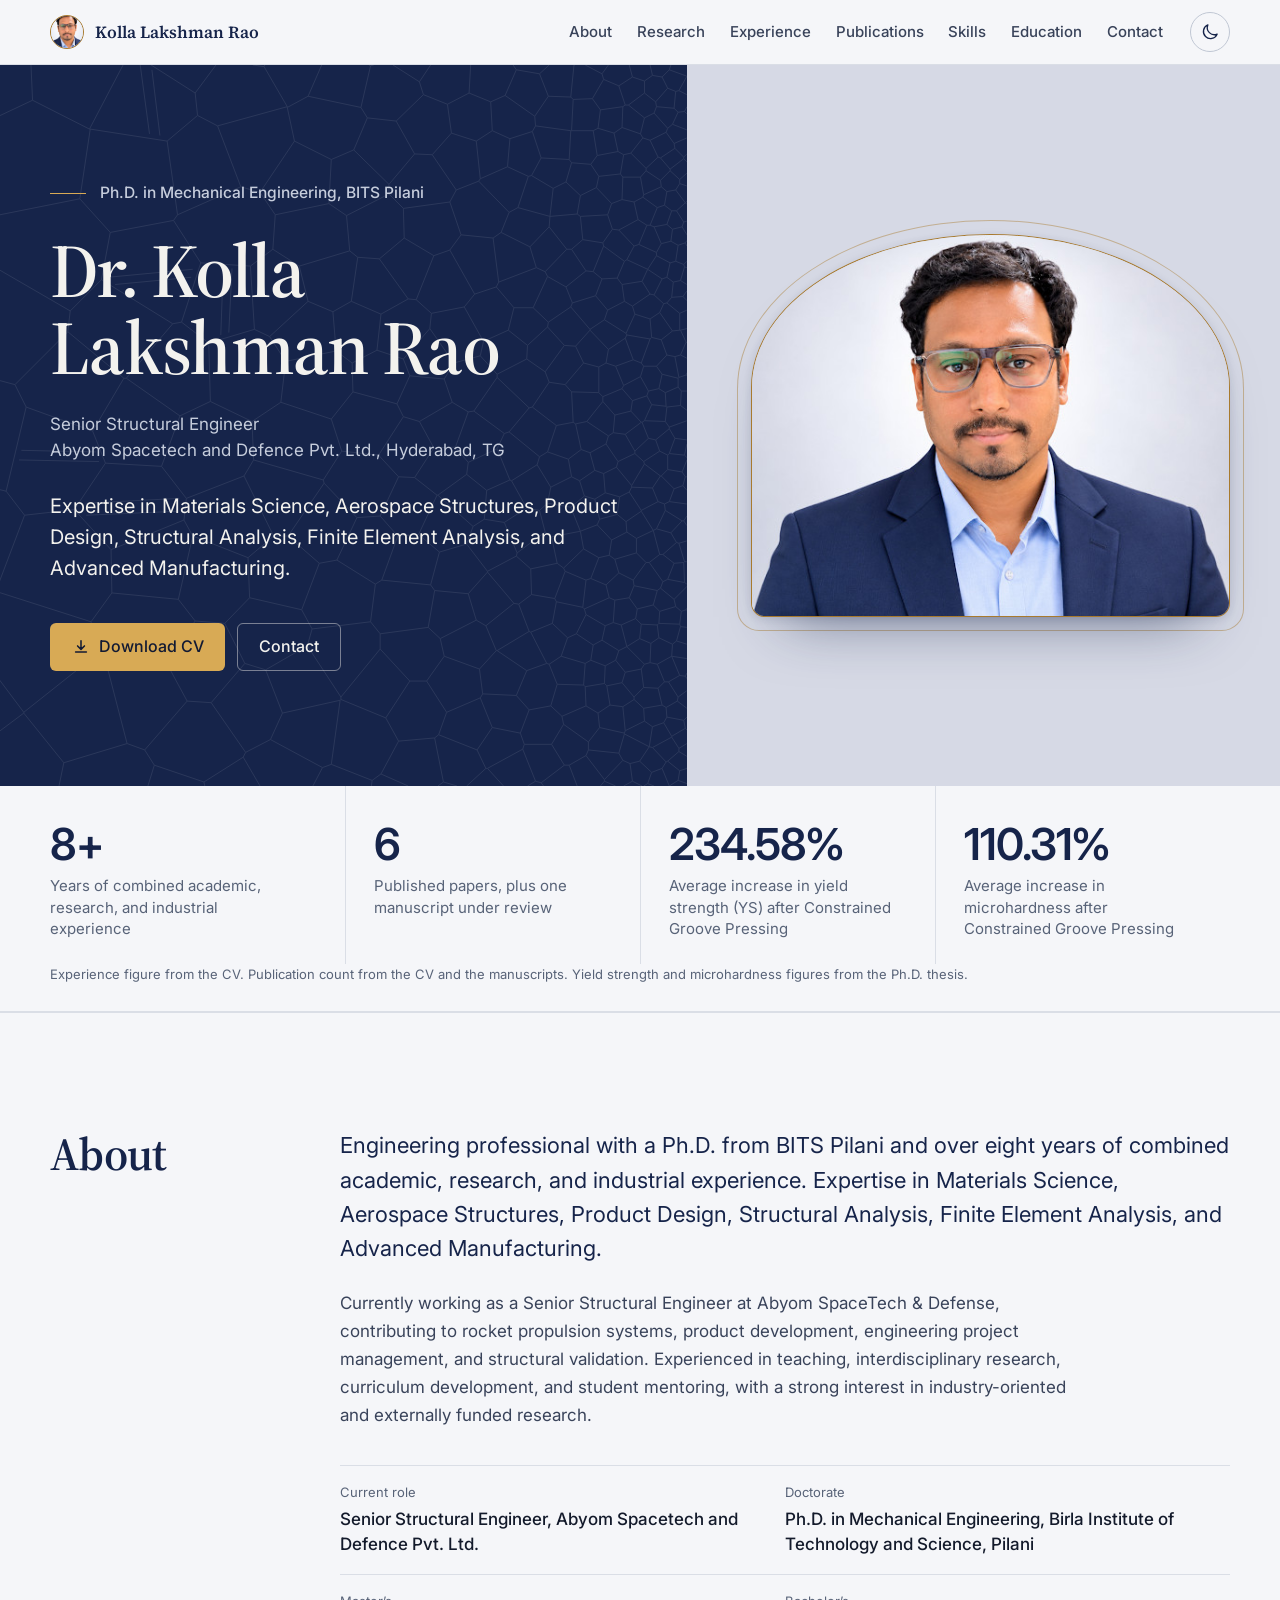
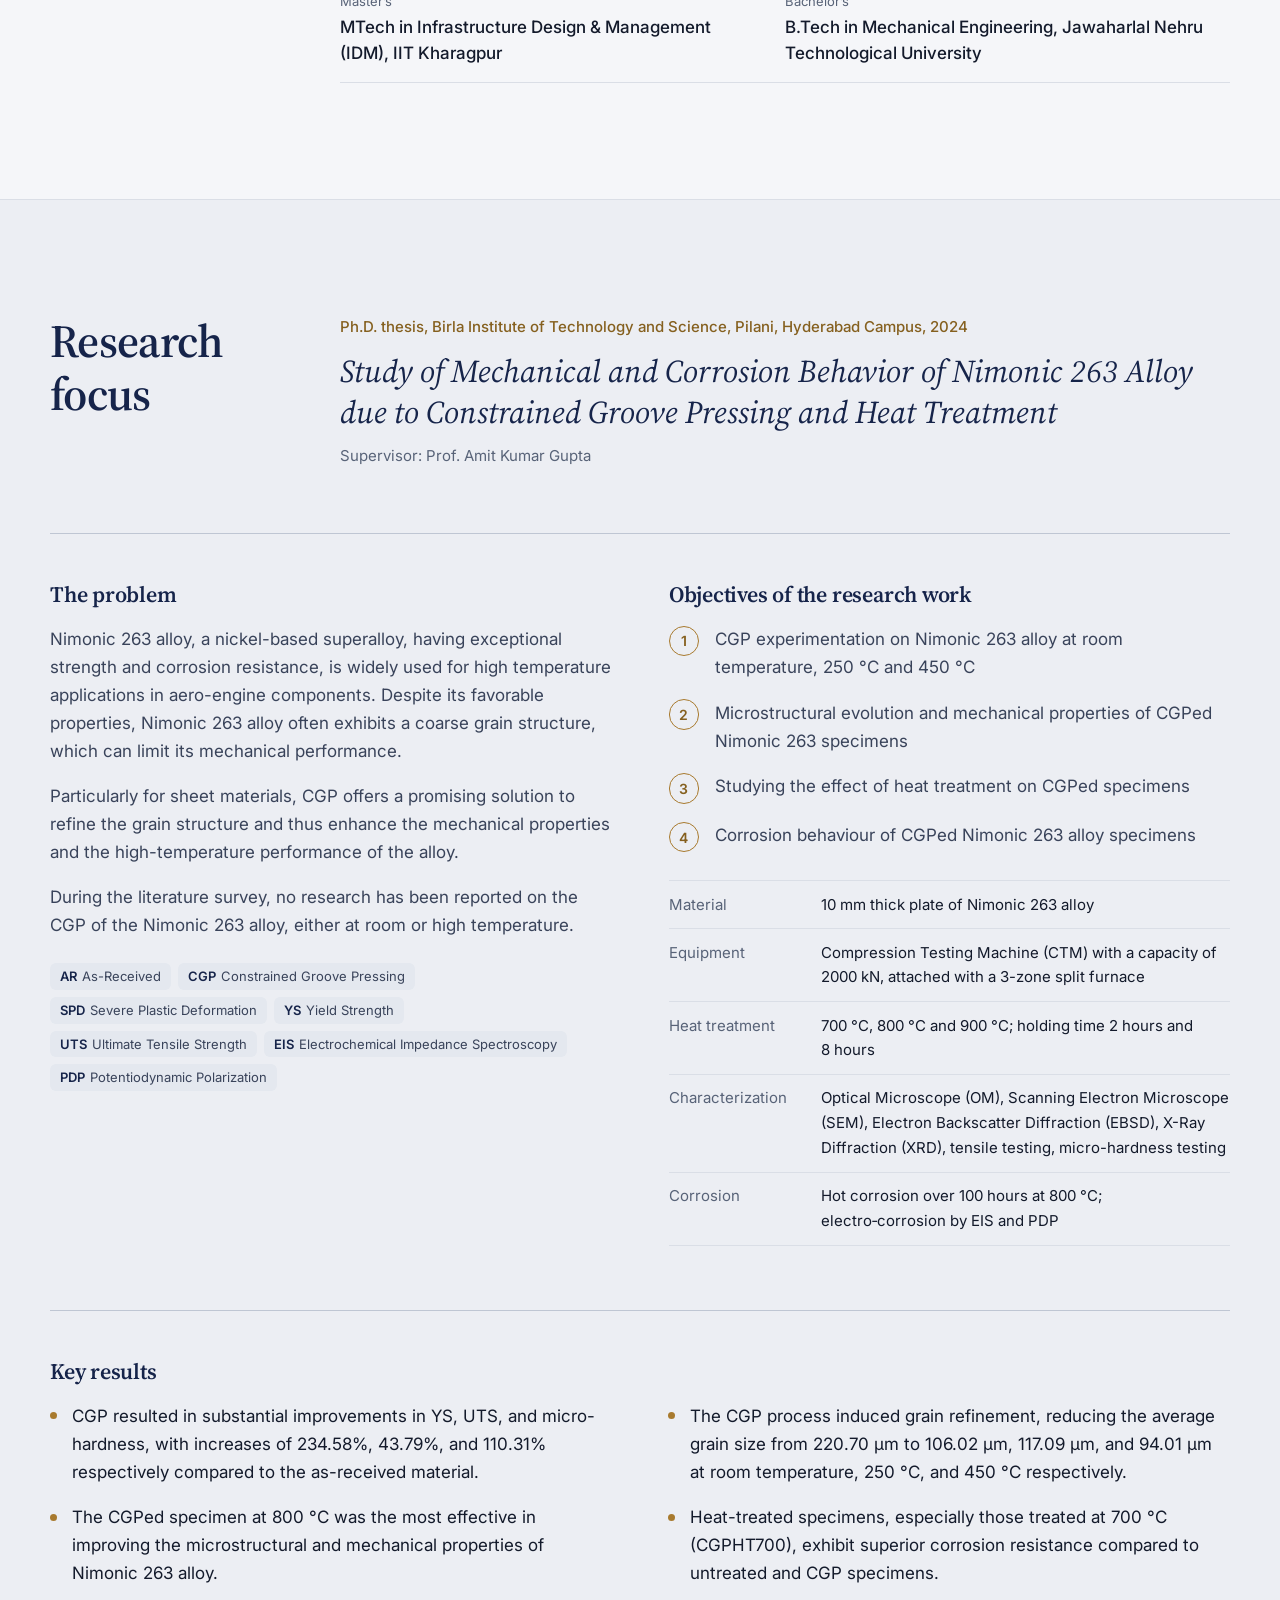
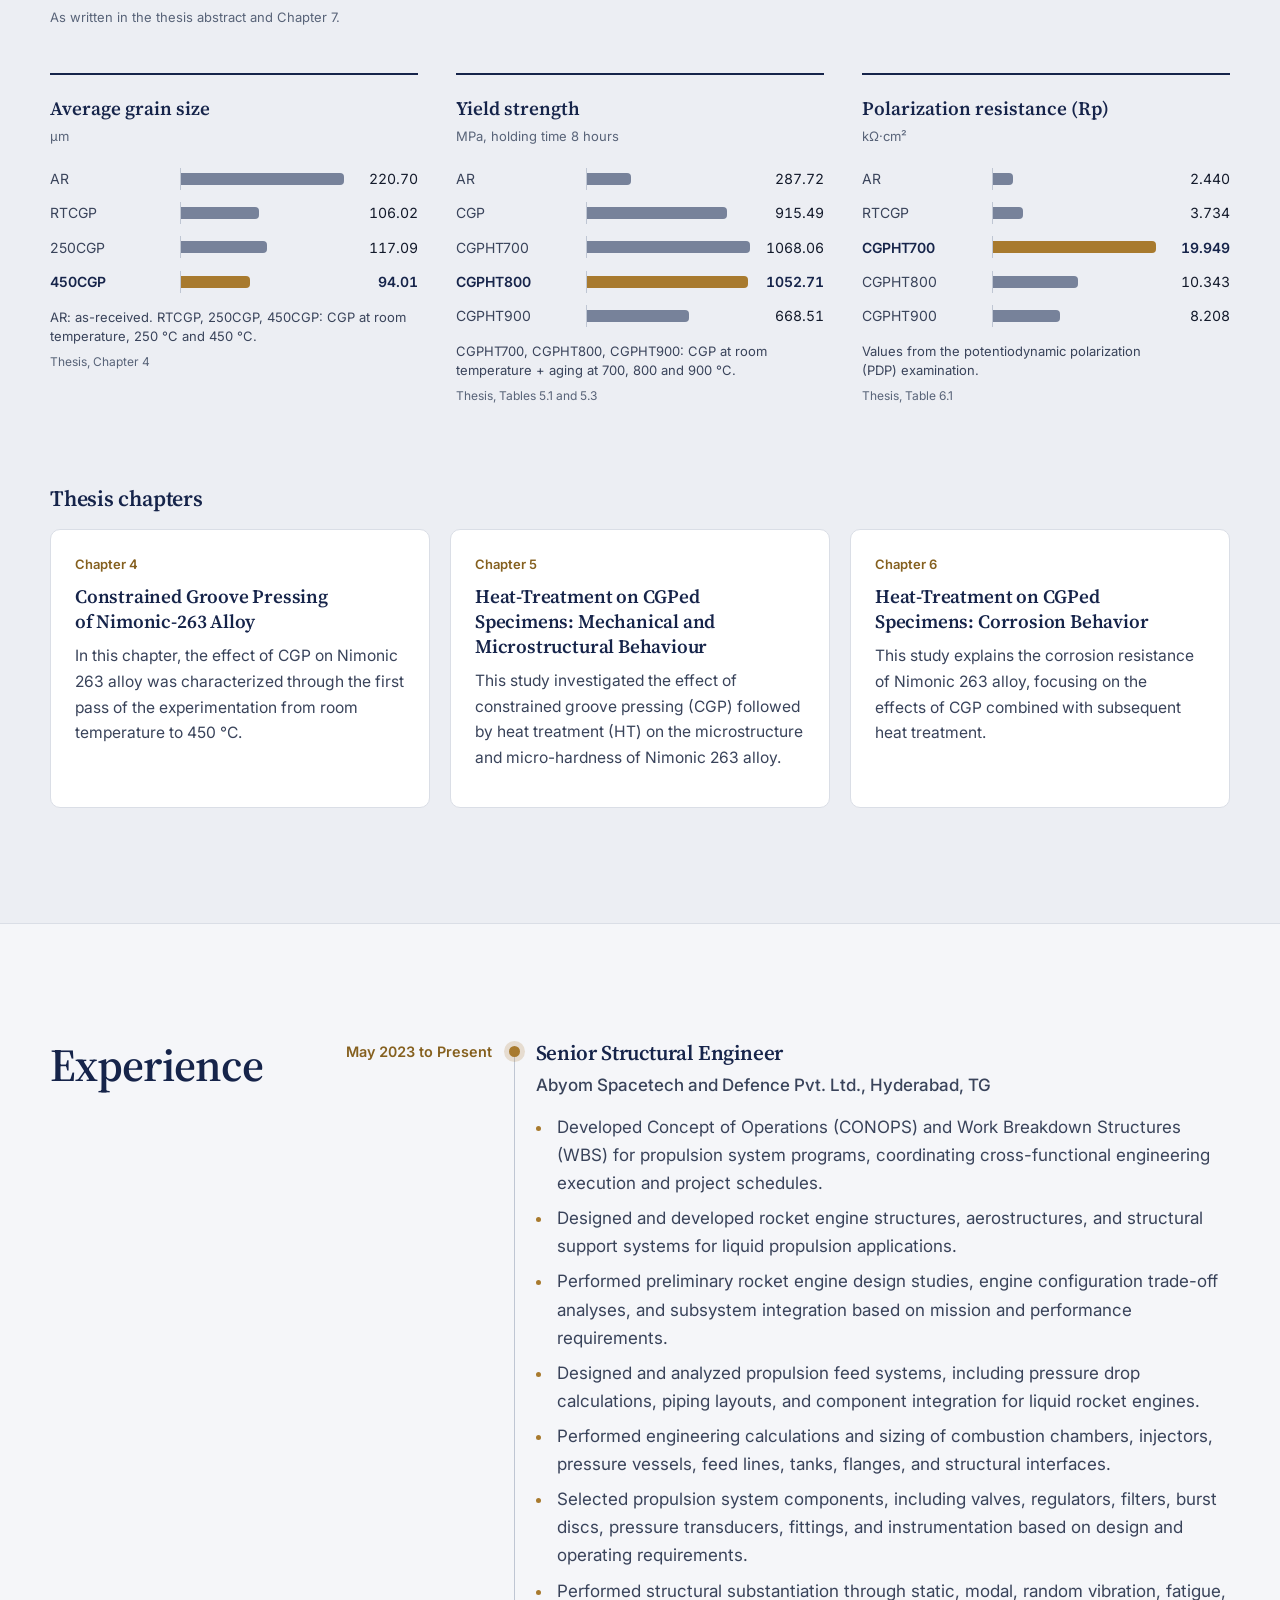
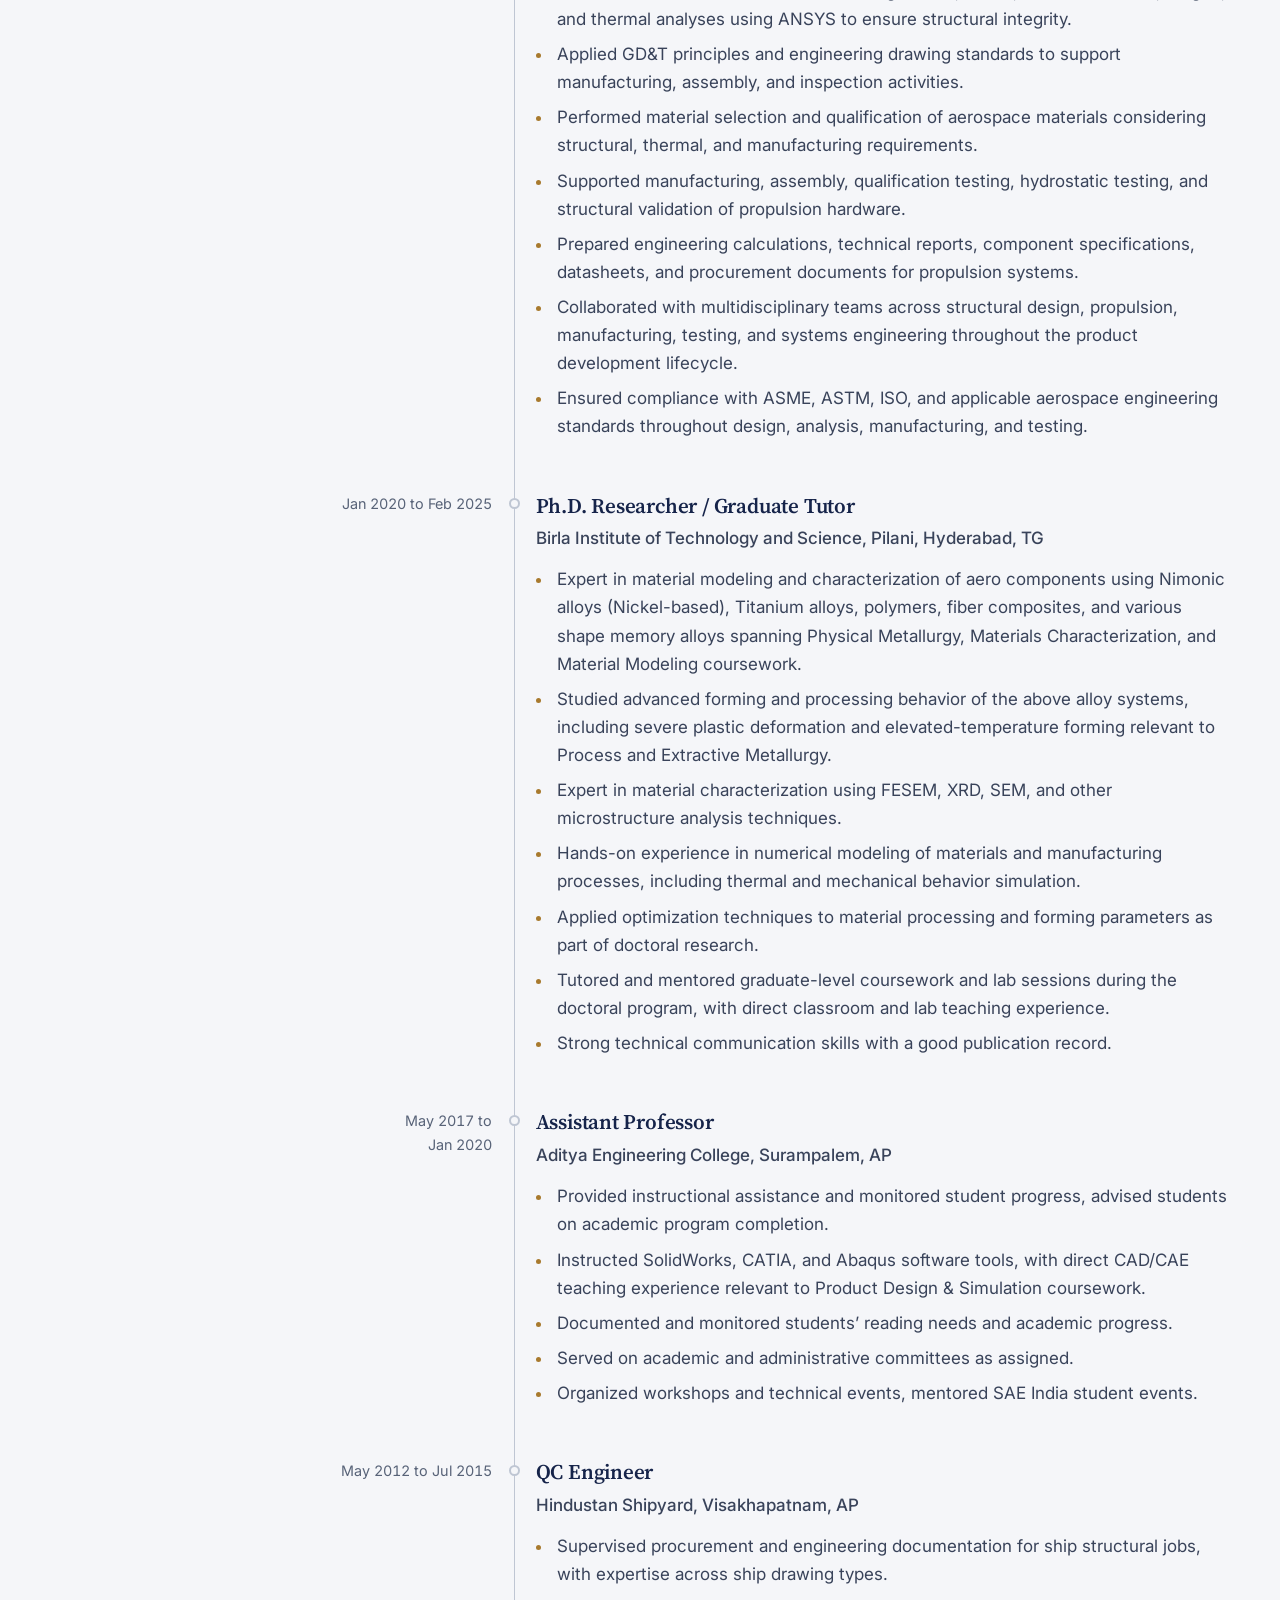
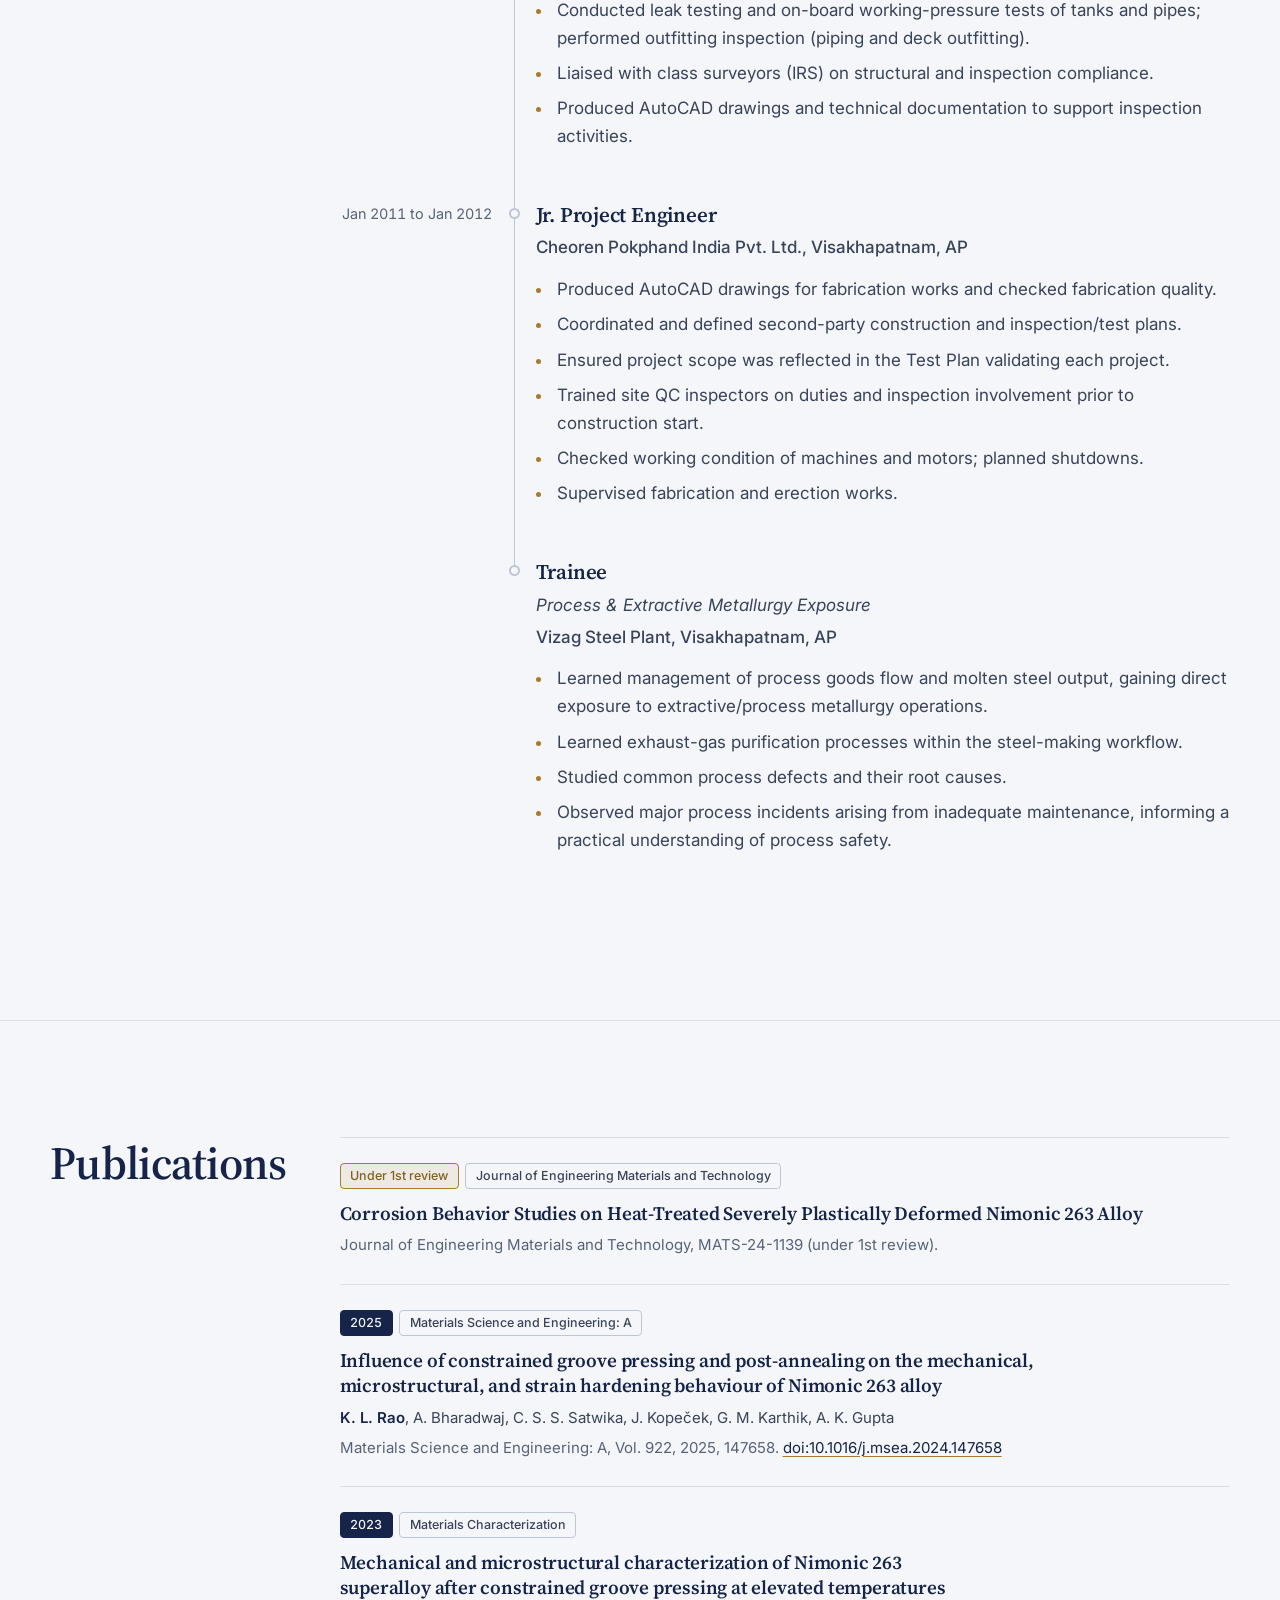
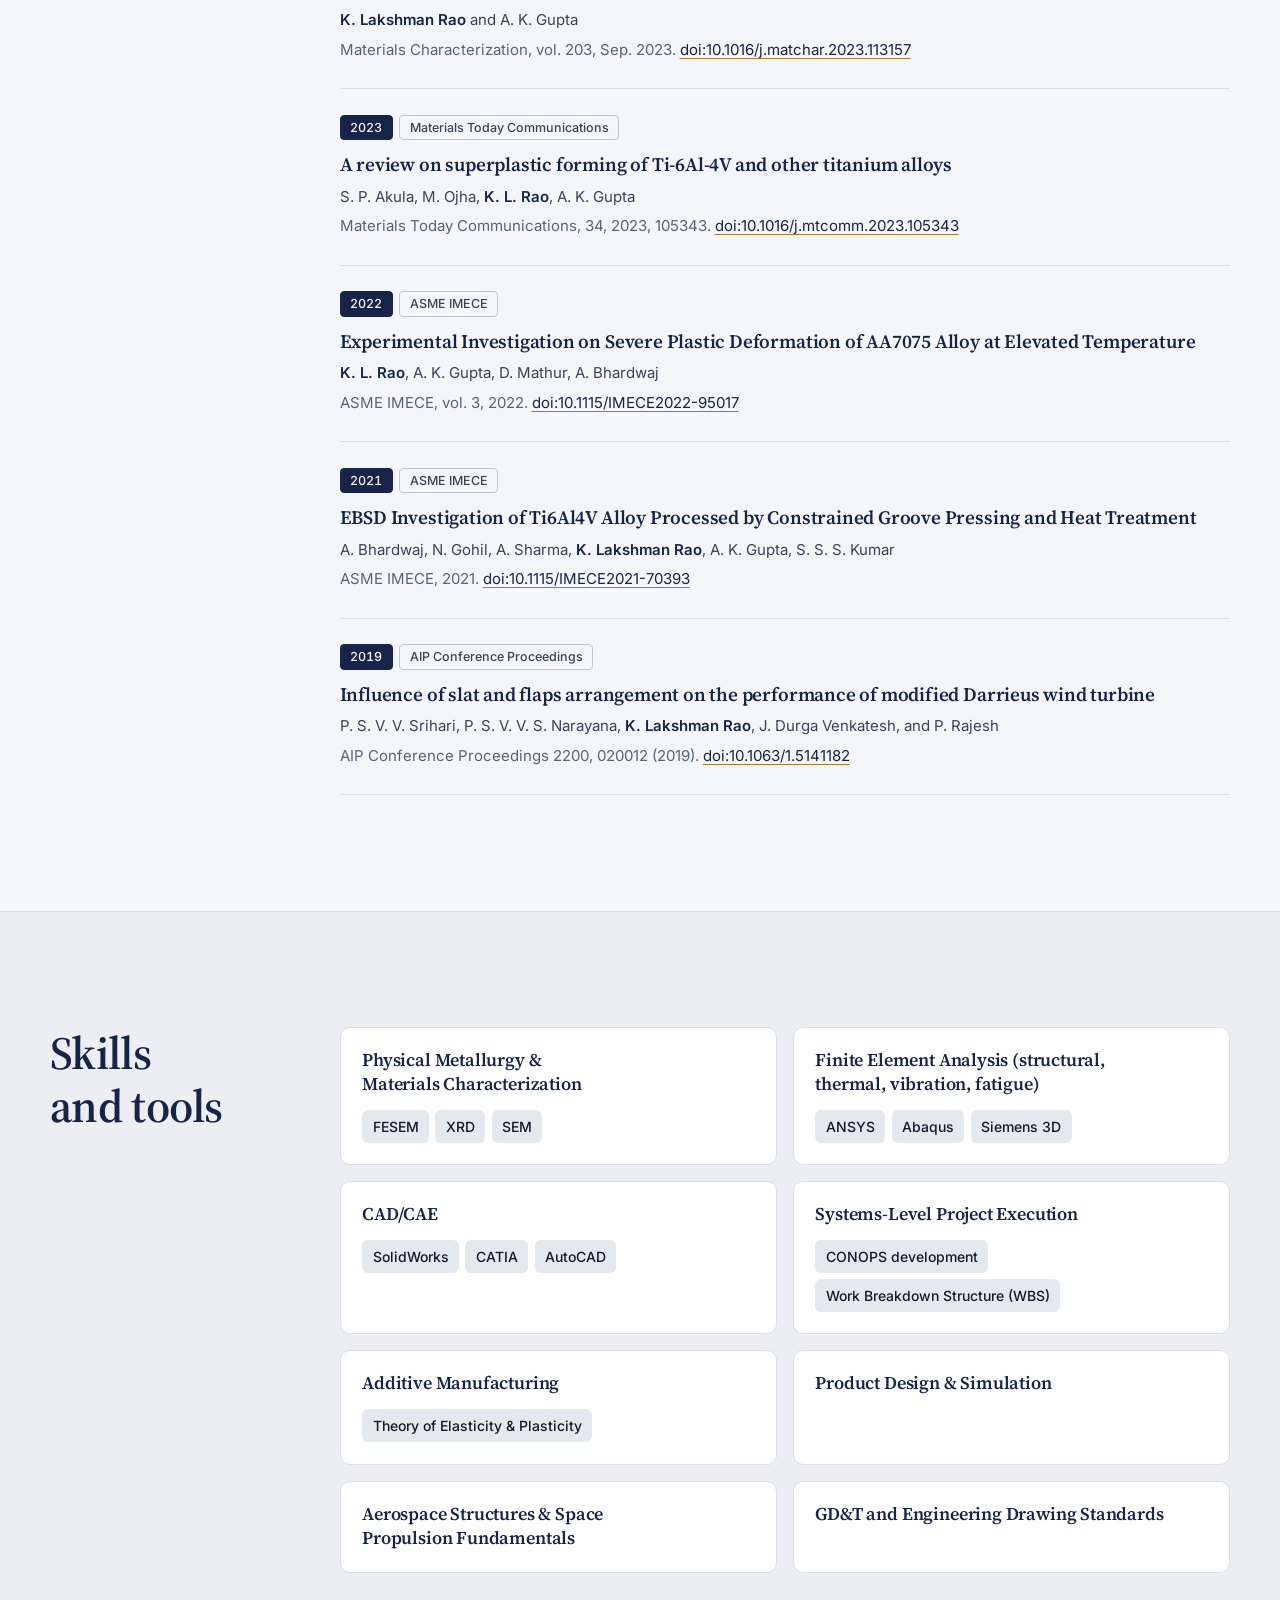
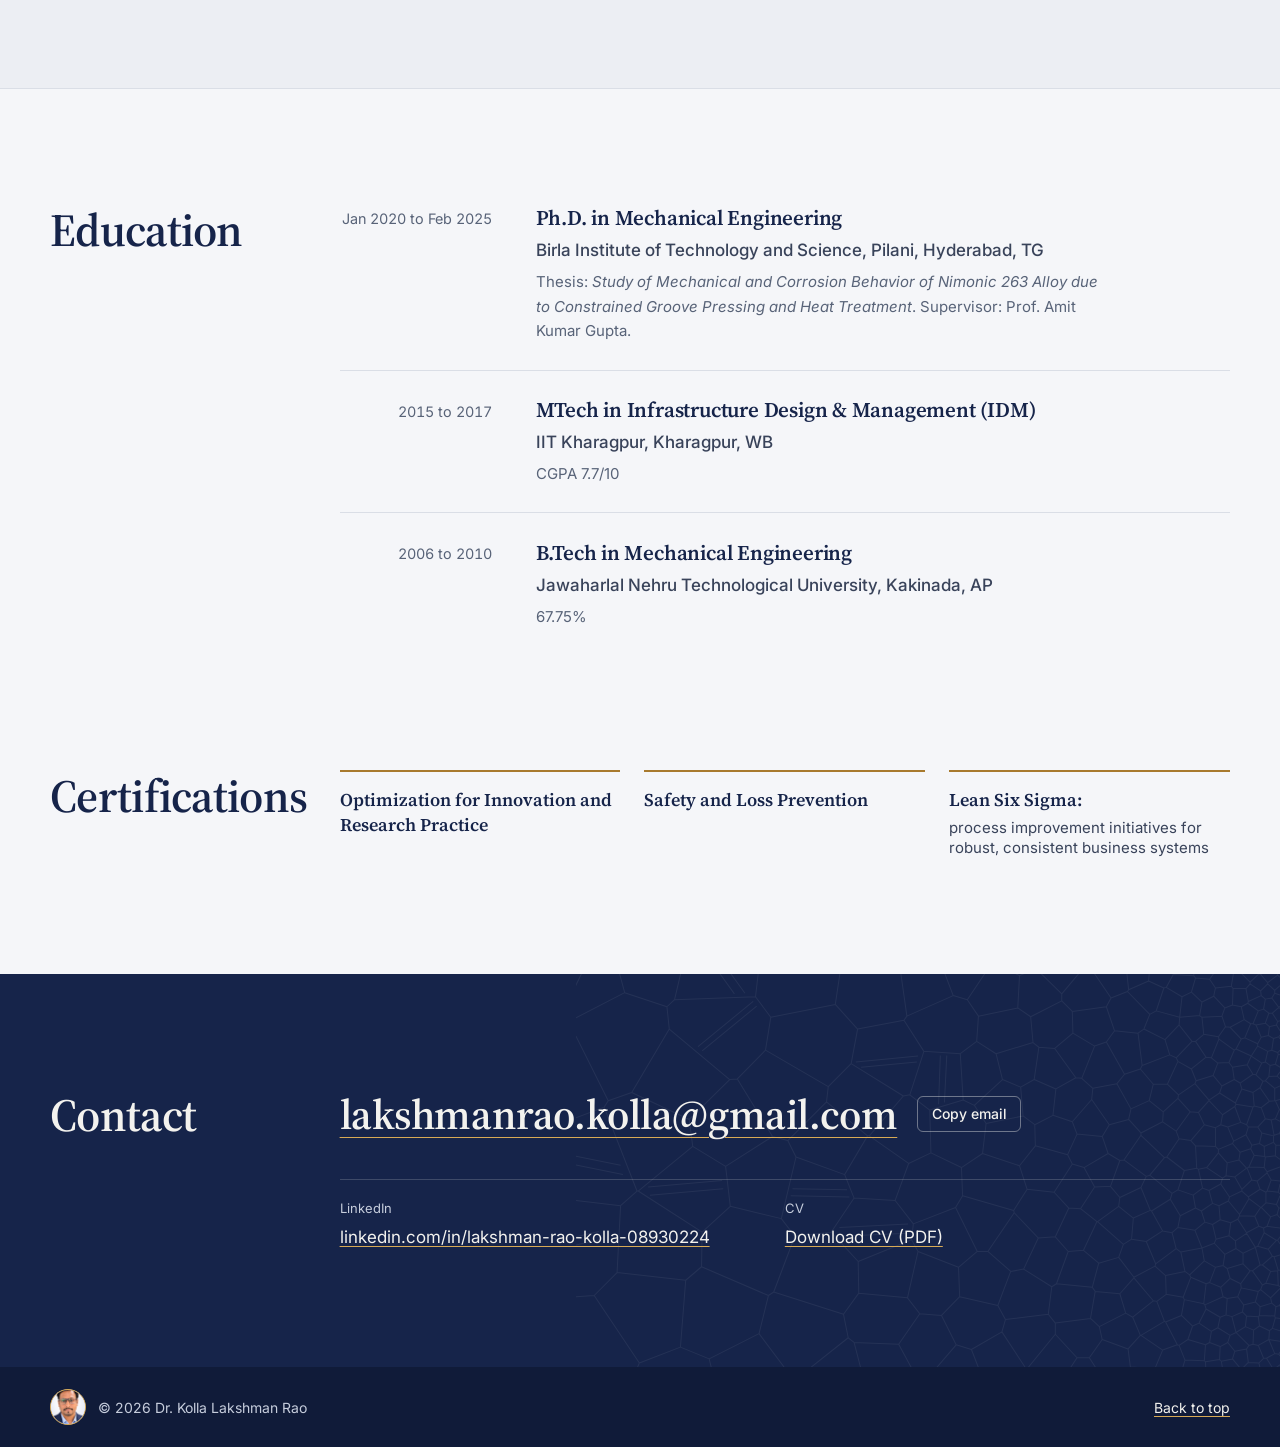
<file: index.html>
<!doctype html>
<html lang="en-IN" data-theme="light">
<head>
  <meta charset="utf-8">
  <meta name="viewport" content="width=device-width, initial-scale=1">
  <title>Dr. Kolla Lakshman Rao | Senior Structural Engineer</title>
  <meta name="description" content="Dr. Kolla Lakshman Rao, Senior Structural Engineer at Abyom Spacetech and Defence Pvt. Ltd. Ph.D. in Mechanical Engineering, BITS Pilani.">
  <meta name="author" content="Kolla Lakshman Rao">
  <meta name="color-scheme" content="light dark">
  <meta name="theme-color" content="#F5F6F9" media="(prefers-color-scheme: light)">
  <meta name="theme-color" content="#0B1222" media="(prefers-color-scheme: dark)">

  <!-- Replace [GITHUB-USERNAME] in all six URLs in this file (four here, two in the JSON-LD block) once the repository exists. -->
  <link rel="canonical" href="https://[GITHUB-USERNAME].github.io/">
  <meta property="og:type" content="profile">
  <meta property="og:site_name" content="Dr. Kolla Lakshman Rao">
  <meta property="og:title" content="Dr. Kolla Lakshman Rao | Senior Structural Engineer">
  <meta property="og:description" content="Senior Structural Engineer at Abyom Spacetech and Defence Pvt. Ltd. Ph.D. in Mechanical Engineering, BITS Pilani.">
  <meta property="og:url" content="https://[GITHUB-USERNAME].github.io/">
  <!-- Open Graph needs an absolute URL; this is assets/profile.jpg on the live site. -->
  <meta property="og:image" content="https://[GITHUB-USERNAME].github.io/assets/profile.jpg">
  <meta property="og:image:width" content="512">
  <meta property="og:image:height" content="410">
  <meta property="og:image:alt" content="Portrait of Dr. Kolla Lakshman Rao">
  <meta property="profile:first_name" content="Kolla Lakshman">
  <meta property="profile:last_name" content="Rao">
  <meta name="twitter:card" content="summary">
  <meta name="twitter:title" content="Dr. Kolla Lakshman Rao | Senior Structural Engineer">
  <meta name="twitter:description" content="Senior Structural Engineer at Abyom Spacetech and Defence Pvt. Ltd. Ph.D. in Mechanical Engineering, BITS Pilani.">
  <meta name="twitter:image" content="https://[GITHUB-USERNAME].github.io/assets/profile.jpg">

  <link rel="icon" type="image/png" href="assets/favicon.png">
  <link rel="apple-touch-icon" href="assets/favicon.png">

  <script>
    /* Apply the saved or system theme before first paint, so the page never flashes. */
    (function () {
      var theme = null;
      try { theme = localStorage.getItem('klr-theme'); } catch (e) {}
      if (theme !== 'light' && theme !== 'dark') {
        theme = window.matchMedia && window.matchMedia('(prefers-color-scheme: dark)').matches ? 'dark' : 'light';
      }
      document.documentElement.setAttribute('data-theme', theme);
    })();
  </script>

  <link rel="preconnect" href="https://fonts.googleapis.com">
  <link rel="preconnect" href="https://fonts.gstatic.com" crossorigin>
  <link rel="stylesheet" href="https://fonts.googleapis.com/css2?family=Inter:wght@400;500;600&amp;family=Source+Serif+4:ital,opsz,wght@0,8..60,400;0,8..60,600;1,8..60,400&amp;display=swap">
  <link rel="stylesheet" href="style.css">

  <script type="application/ld+json">
  {
    "@context": "https://schema.org",
    "@type": "Person",
    "name": "Kolla Lakshman Rao",
    "honorificPrefix": "Dr.",
    "jobTitle": "Senior Structural Engineer",
    "worksFor": { "@type": "Organization", "name": "Abyom Spacetech and Defence Pvt. Ltd." },
    "alumniOf": [
      { "@type": "CollegeOrUniversity", "name": "Birla Institute of Technology and Science, Pilani" },
      { "@type": "CollegeOrUniversity", "name": "IIT Kharagpur" },
      { "@type": "CollegeOrUniversity", "name": "Jawaharlal Nehru Technological University" }
    ],
    "email": "mailto:lakshmanrao.kolla@gmail.com",
    "url": "https://[GITHUB-USERNAME].github.io/",
    "image": "https://[GITHUB-USERNAME].github.io/assets/profile.jpg",
    "sameAs": ["https://www.linkedin.com/in/lakshman-rao-kolla-08930224"]
  }
  </script>

  <script src="script.js" defer></script>
</head>
<body>
  <a class="skip-link" href="#main">Skip to content</a>
  <div class="progress" aria-hidden="true"><span class="progress__bar"></span></div>

  <header class="site-header">
    <div class="container site-header__inner">
      <a class="brand" href="#home">
        <span class="avatar"><img src="assets/profile.jpg" alt="" width="512" height="410" decoding="async"></span>
        <span class="brand__name">Kolla Lakshman Rao</span>
      </a>

      <nav class="nav" aria-label="Primary">
        <button class="nav__toggle" type="button" aria-expanded="false" aria-controls="nav-menu">
          <span class="nav__toggle-bars" aria-hidden="true"></span>
          <span class="visually-hidden">Menu</span>
        </button>
        <ul class="nav__menu" id="nav-menu">
          <li><a href="#about">About</a></li>
          <li><a href="#research">Research</a></li>
          <li><a href="#experience">Experience</a></li>
          <li><a href="#publications">Publications</a></li>
          <li><a href="#skills">Skills</a></li>
          <li><a href="#education">Education</a></li>
          <li><a href="#contact">Contact</a></li>
        </ul>
      </nav>

      <button class="theme-toggle" type="button" aria-pressed="false">
        <span class="visually-hidden">Dark mode</span>
        <svg class="theme-toggle__moon" viewBox="0 0 24 24" width="20" height="20" aria-hidden="true" focusable="false"><path d="M20.5 14.6A8.5 8.5 0 0 1 9.4 3.5a8.5 8.5 0 1 0 11.1 11.1Z" fill="none" stroke="currentColor" stroke-width="1.6" stroke-linejoin="round"/></svg>
        <svg class="theme-toggle__sun" viewBox="0 0 24 24" width="20" height="20" aria-hidden="true" focusable="false"><circle cx="12" cy="12" r="4.2" fill="none" stroke="currentColor" stroke-width="1.6"/><path d="M12 2.5v2.2M12 19.3v2.2M2.5 12h2.2M19.3 12h2.2M5.3 5.3l1.6 1.6M17.1 17.1l1.6 1.6M5.3 18.7l1.6-1.6M17.1 6.9l1.6-1.6" stroke="currentColor" stroke-width="1.6" stroke-linecap="round"/></svg>
      </button>
    </div>
  </header>

  <main id="main">

    <!-- Hero -->
    <section class="hero" id="home" aria-labelledby="hero-name">
      <div class="hero__bg-text" aria-hidden="true"></div>
      <div class="hero__bg-media" aria-hidden="true"></div>

      <div class="hero__text">
        <p class="hero__kicker">Ph.D. in Mechanical Engineering, BITS Pilani</p>
        <h1 class="hero__name" id="hero-name"><span>Dr. Kolla</span> <span>Lakshman Rao</span></h1>
        <p class="hero__role">Senior Structural Engineer<br>Abyom Spacetech and Defence Pvt. Ltd., Hyderabad, TG</p>
        <p class="hero__statement">Expertise in Materials Science, Aerospace Structures, Product Design, Structural Analysis, Finite Element Analysis, and Advanced Manufacturing.</p>
        <div class="hero__actions">
          <a class="btn btn--solid" href="assets/Kolla-Lakshman-Rao-CV.pdf" download type="application/pdf">
            <svg viewBox="0 0 20 20" width="18" height="18" aria-hidden="true" focusable="false"><path d="M10 3v9.2M6.2 8.8 10 12.6l3.8-3.8M4 15.5h12" fill="none" stroke="currentColor" stroke-width="1.7" stroke-linecap="round" stroke-linejoin="round"/></svg>
            Download CV
          </a>
          <a class="btn btn--line" href="#contact">Contact</a>
        </div>
      </div>

      <div class="hero__media">
        <figure class="portrait">
          <div class="portrait__frame">
            <img src="assets/profile.jpg" width="512" height="410" alt="Portrait of Dr. Kolla Lakshman Rao" loading="eager" fetchpriority="high" decoding="async">
          </div>
        </figure>
      </div>
    </section>

    <!-- Stat strip -->
    <section class="stats" aria-label="Career and research figures">
      <div class="container">
        <ul class="stats__list" role="list">
          <li class="stat">
            <p class="stat__value"><span class="count" data-count="8" data-decimals="0" data-suffix="+" aria-hidden="true">8+</span><span class="visually-hidden">8+</span></p>
            <p class="stat__label">Years of combined academic, research, and industrial experience</p>
          </li>
          <li class="stat">
            <p class="stat__value"><span class="count" data-count="6" data-decimals="0" data-suffix="" aria-hidden="true">6</span><span class="visually-hidden">6</span></p>
            <p class="stat__label">Published papers, plus one manuscript under review</p>
          </li>
          <li class="stat">
            <p class="stat__value"><span class="count" data-count="234.58" data-decimals="2" data-suffix="%" aria-hidden="true">234.58%</span><span class="visually-hidden">234.58%</span></p>
            <p class="stat__label">Average increase in yield strength (YS) after Constrained Groove Pressing</p>
          </li>
          <li class="stat">
            <p class="stat__value"><span class="count" data-count="110.31" data-decimals="2" data-suffix="%" aria-hidden="true">110.31%</span><span class="visually-hidden">110.31%</span></p>
            <p class="stat__label">Average increase in microhardness after Constrained Groove Pressing</p>
          </li>
        </ul>
        <p class="stats__note">Experience figure from the CV. Publication count from the CV and the manuscripts. Yield strength and microhardness figures from the Ph.D. thesis.</p>
      </div>
    </section>

    <!-- About -->
    <section class="section" id="about" aria-labelledby="about-title">
      <div class="container split">
        <div class="split__head">
          <h2 id="about-title">About</h2>
        </div>
        <div class="split__body reveal">
          <div class="prose">
            <p class="lede">Engineering professional with a Ph.D. from BITS Pilani and over eight years of combined academic, research, and industrial experience. Expertise in Materials Science, Aerospace Structures, Product Design, Structural Analysis, Finite Element Analysis, and Advanced Manufacturing.</p>
            <p>Currently working as a Senior Structural Engineer at Abyom SpaceTech &amp; Defense, contributing to rocket propulsion systems, product development, engineering project management, and structural validation. Experienced in teaching, interdisciplinary research, curriculum development, and student mentoring, with a strong interest in industry-oriented and externally funded research.</p>
          </div>
          <dl class="facts">
            <div class="facts__row">
              <dt>Current role</dt>
              <dd>Senior Structural Engineer, Abyom Spacetech and Defence Pvt. Ltd.</dd>
            </div>
            <div class="facts__row">
              <dt>Doctorate</dt>
              <dd>Ph.D. in Mechanical Engineering, Birla Institute of Technology and Science, Pilani</dd>
            </div>
            <div class="facts__row">
              <dt>Master&rsquo;s</dt>
              <dd>MTech in Infrastructure Design &amp; Management (IDM), IIT Kharagpur</dd>
            </div>
            <div class="facts__row">
              <dt>Bachelor&rsquo;s</dt>
              <dd>B.Tech in Mechanical Engineering, Jawaharlal Nehru Technological University</dd>
            </div>
          </dl>
        </div>
      </div>
    </section>

    <!-- Research focus: wording and figures as written in the Ph.D. thesis -->
    <section class="section section--tint" id="research" aria-labelledby="research-title">
      <div class="container">
        <div class="split">
          <div class="split__head">
            <h2 id="research-title">Research focus</h2>
          </div>
          <div class="split__body reveal">
            <p class="thesis">
              <span class="thesis__label">Ph.D. thesis, Birla Institute of Technology and Science, Pilani, Hyderabad Campus, 2024</span>
              <cite class="thesis__title">Study of Mechanical and Corrosion Behavior of Nimonic 263 Alloy due to Constrained Groove Pressing and Heat Treatment</cite>
              <span class="thesis__meta">Supervisor: Prof. Amit Kumar Gupta</span>
            </p>
          </div>
        </div>

        <div class="pm reveal">
          <article class="pm__block">
            <h3>The problem</h3>
            <p>Nimonic 263 alloy, a nickel-based superalloy, having exceptional strength and corrosion resistance, is widely used for high temperature applications in aero-engine components. Despite its favorable properties, Nimonic 263 alloy often exhibits a coarse grain structure, which can limit its mechanical performance.</p>
            <p>Particularly for sheet materials, CGP offers a promising solution to refine the grain structure and thus enhance the mechanical properties and the high-temperature performance of the alloy.</p>
            <p>During the literature survey, no research has been reported on the CGP of the Nimonic 263 alloy, either at room or high temperature.</p>
            <dl class="terms" aria-label="Abbreviations used in the thesis">
              <div><dt>AR</dt><dd>As-Received</dd></div>
              <div><dt>CGP</dt><dd>Constrained Groove Pressing</dd></div>
              <div><dt>SPD</dt><dd>Severe Plastic Deformation</dd></div>
              <div><dt>YS</dt><dd>Yield Strength</dd></div>
              <div><dt>UTS</dt><dd>Ultimate Tensile Strength</dd></div>
              <div><dt>EIS</dt><dd>Electrochemical Impedance Spectroscopy</dd></div>
              <div><dt>PDP</dt><dd>Potentiodynamic Polarization</dd></div>
            </dl>
          </article>
          <article class="pm__block">
            <h3>Objectives of the research work</h3>
            <ol class="steps">
              <li><span class="steps__n" aria-hidden="true">1</span><p>CGP experimentation on Nimonic 263 alloy at room temperature, 250&nbsp;&deg;C and 450&nbsp;&deg;C</p></li>
              <li><span class="steps__n" aria-hidden="true">2</span><p>Microstructural evolution and mechanical properties of CGPed Nimonic 263 specimens</p></li>
              <li><span class="steps__n" aria-hidden="true">3</span><p>Studying the effect of heat treatment on CGPed specimens</p></li>
              <li><span class="steps__n" aria-hidden="true">4</span><p>Corrosion behaviour of CGPed Nimonic 263 alloy specimens</p></li>
            </ol>
            <dl class="details">
              <div class="details__row"><dt>Material</dt><dd>10&nbsp;mm thick plate of Nimonic 263 alloy</dd></div>
              <div class="details__row"><dt>Equipment</dt><dd>Compression Testing Machine (CTM) with a capacity of 2000&nbsp;kN, attached with a 3-zone split furnace</dd></div>
              <div class="details__row"><dt>Heat treatment</dt><dd>700&nbsp;&deg;C, 800&nbsp;&deg;C and 900&nbsp;&deg;C; holding time 2&nbsp;hours and 8&nbsp;hours</dd></div>
              <div class="details__row"><dt>Characterization</dt><dd>Optical Microscope (OM), Scanning Electron Microscope (SEM), Electron Backscatter Diffraction (EBSD), X-Ray Diffraction (XRD), tensile testing, micro-hardness testing</dd></div>
              <div class="details__row"><dt>Corrosion</dt><dd>Hot corrosion over 100&nbsp;hours at 800&nbsp;&deg;C; electro&#8209;corrosion by EIS and PDP</dd></div>
            </dl>
          </article>
        </div>

        <div class="findings reveal">
          <h3>Key results</h3>
          <ul class="findings__list">
            <li>CGP resulted in substantial improvements in YS, UTS, and micro-hardness, with increases of 234.58%, 43.79%, and 110.31% respectively compared to the as-received material.</li>
            <li>The CGP process induced grain refinement, reducing the average grain size from 220.70&nbsp;&micro;m to 106.02&nbsp;&micro;m, 117.09&nbsp;&micro;m, and 94.01&nbsp;&micro;m at room temperature, 250&nbsp;&deg;C, and 450&nbsp;&deg;C respectively.</li>
            <li>The CGPed specimen at 800&nbsp;&deg;C was the most effective in improving the microstructural and mechanical properties of Nimonic 263 alloy.</li>
            <li>Heat-treated specimens, especially those treated at 700&nbsp;&deg;C (CGPHT700), exhibit superior corrosion resistance compared to untreated and CGP specimens.</li>
          </ul>
          <p class="findings__source">As written in the thesis abstract and Chapter 7.</p>
        </div>

        <div class="charts">
          <figure class="chart reveal" aria-labelledby="chart-grain-title">
            <figcaption class="chart__head">
              <span class="chart__title" id="chart-grain-title">Average grain size</span>
              <span class="chart__unit">&micro;m</span>
            </figcaption>
            <ul class="bars" role="list">
              <li class="bar" style="--v:1"><span class="bar__label">AR</span><span class="bar__track"><span class="bar__fill"></span></span><span class="bar__value">220.70</span></li>
              <li class="bar" style="--v:.4804"><span class="bar__label">RTCGP</span><span class="bar__track"><span class="bar__fill"></span></span><span class="bar__value">106.02</span></li>
              <li class="bar" style="--v:.5305"><span class="bar__label">250CGP</span><span class="bar__track"><span class="bar__fill"></span></span><span class="bar__value">117.09</span></li>
              <li class="bar bar--key" style="--v:.4260"><span class="bar__label">450CGP</span><span class="bar__track"><span class="bar__fill"></span></span><span class="bar__value">94.01</span></li>
            </ul>
            <p class="chart__note">AR: as-received. RTCGP, 250CGP, 450CGP: CGP at room temperature, 250&nbsp;&deg;C and 450&nbsp;&deg;C.</p>
            <p class="chart__source">Thesis, Chapter 4</p>
          </figure>

          <figure class="chart reveal" aria-labelledby="chart-ys-title">
            <figcaption class="chart__head">
              <span class="chart__title" id="chart-ys-title">Yield strength</span>
              <span class="chart__unit">MPa, holding time 8 hours</span>
            </figcaption>
            <ul class="bars" role="list">
              <li class="bar" style="--v:.2694"><span class="bar__label">AR</span><span class="bar__track"><span class="bar__fill"></span></span><span class="bar__value">287.72</span></li>
              <li class="bar" style="--v:.8571"><span class="bar__label">CGP</span><span class="bar__track"><span class="bar__fill"></span></span><span class="bar__value">915.49</span></li>
              <li class="bar" style="--v:1"><span class="bar__label">CGPHT700</span><span class="bar__track"><span class="bar__fill"></span></span><span class="bar__value">1068.06</span></li>
              <li class="bar bar--key" style="--v:.9856"><span class="bar__label">CGPHT800</span><span class="bar__track"><span class="bar__fill"></span></span><span class="bar__value">1052.71</span></li>
              <li class="bar" style="--v:.6259"><span class="bar__label">CGPHT900</span><span class="bar__track"><span class="bar__fill"></span></span><span class="bar__value">668.51</span></li>
            </ul>
            <p class="chart__note">CGPHT700, CGPHT800, CGPHT900: CGP at room temperature + aging at 700, 800 and 900&nbsp;&deg;C.</p>
            <p class="chart__source">Thesis, Tables 5.1 and 5.3</p>
          </figure>

          <figure class="chart reveal" aria-labelledby="chart-rp-title">
            <figcaption class="chart__head">
              <span class="chart__title" id="chart-rp-title">Polarization resistance (Rp)</span>
              <span class="chart__unit">k&Omega;&middot;cm&sup2;</span>
            </figcaption>
            <ul class="bars" role="list">
              <li class="bar" style="--v:.1223"><span class="bar__label">AR</span><span class="bar__track"><span class="bar__fill"></span></span><span class="bar__value">2.440</span></li>
              <li class="bar" style="--v:.1872"><span class="bar__label">RTCGP</span><span class="bar__track"><span class="bar__fill"></span></span><span class="bar__value">3.734</span></li>
              <li class="bar bar--key" style="--v:1"><span class="bar__label">CGPHT700</span><span class="bar__track"><span class="bar__fill"></span></span><span class="bar__value">19.949</span></li>
              <li class="bar" style="--v:.5185"><span class="bar__label">CGPHT800</span><span class="bar__track"><span class="bar__fill"></span></span><span class="bar__value">10.343</span></li>
              <li class="bar" style="--v:.4115"><span class="bar__label">CGPHT900</span><span class="bar__track"><span class="bar__fill"></span></span><span class="bar__value">8.208</span></li>
            </ul>
            <p class="chart__note">Values from the potentiodynamic polarization (PDP) examination.</p>
            <p class="chart__source">Thesis, Table 6.1</p>
          </figure>
        </div>

        <div class="related">
          <h3 class="related__title">Thesis chapters</h3>
          <div class="cards">
            <article class="card reveal">
              <p class="card__alloy">Chapter 4</p>
              <h4 class="card__title">Constrained Groove Pressing of Nimonic-263 Alloy</h4>
              <p>In this chapter, the effect of CGP on Nimonic 263 alloy was characterized through the first pass of the experimentation from room temperature to 450&nbsp;&deg;C.</p>
            </article>
            <article class="card reveal">
              <p class="card__alloy">Chapter 5</p>
              <h4 class="card__title">Heat-Treatment on CGPed Specimens: Mechanical and Microstructural Behaviour</h4>
              <p>This study investigated the effect of constrained groove pressing (CGP) followed by heat treatment (HT) on the microstructure and micro-hardness of Nimonic 263 alloy.</p>
            </article>
            <article class="card reveal">
              <p class="card__alloy">Chapter 6</p>
              <h4 class="card__title">Heat-Treatment on CGPed Specimens: Corrosion Behavior</h4>
              <p>This study explains the corrosion resistance of Nimonic 263 alloy, focusing on the effects of CGP combined with subsequent heat treatment.</p>
            </article>
          </div>
        </div>
      </div>
    </section>

    <!-- Experience: as written in the CV -->
    <section class="section" id="experience" aria-labelledby="experience-title">
      <div class="container split split--sticky">
        <div class="split__head">
          <h2 id="experience-title">Experience</h2>
        </div>
        <div class="split__body">
          <ol class="timeline" role="list">
            <li class="tl tl--current reveal">
              <p class="tl__when"><time datetime="2023-05">May 2023</time> to Present</p>
              <div class="tl__body">
                <h3 class="tl__role">Senior Structural Engineer</h3>
                <p class="tl__org">Abyom Spacetech and Defence Pvt. Ltd., Hyderabad, TG</p>
                <ul class="tl__points">
                  <li>Developed Concept of Operations (CONOPS) and Work Breakdown Structures (WBS) for propulsion system programs, coordinating cross-functional engineering execution and project schedules.</li>
                  <li>Designed and developed rocket engine structures, aerostructures, and structural support systems for liquid propulsion applications.</li>
                  <li>Performed preliminary rocket engine design studies, engine configuration trade-off analyses, and subsystem integration based on mission and performance requirements.</li>
                  <li>Designed and analyzed propulsion feed systems, including pressure drop calculations, piping layouts, and component integration for liquid rocket engines.</li>
                  <li>Performed engineering calculations and sizing of combustion chambers, injectors, pressure vessels, feed lines, tanks, flanges, and structural interfaces.</li>
                  <li>Selected propulsion system components, including valves, regulators, filters, burst discs, pressure transducers, fittings, and instrumentation based on design and operating requirements.</li>
                  <li>Performed structural substantiation through static, modal, random vibration, fatigue, and thermal analyses using ANSYS to ensure structural integrity.</li>
                  <li>Applied GD&amp;T principles and engineering drawing standards to support manufacturing, assembly, and inspection activities.</li>
                  <li>Performed material selection and qualification of aerospace materials considering structural, thermal, and manufacturing requirements.</li>
                  <li>Supported manufacturing, assembly, qualification testing, hydrostatic testing, and structural validation of propulsion hardware.</li>
                  <li>Prepared engineering calculations, technical reports, component specifications, datasheets, and procurement documents for propulsion systems.</li>
                  <li>Collaborated with multidisciplinary teams across structural design, propulsion, manufacturing, testing, and systems engineering throughout the product development lifecycle.</li>
                  <li>Ensured compliance with ASME, ASTM, ISO, and applicable aerospace engineering standards throughout design, analysis, manufacturing, and testing.</li>
                </ul>
              </div>
            </li>

            <li class="tl reveal">
              <p class="tl__when"><time datetime="2020-01">Jan 2020</time> to <time datetime="2025-02">Feb 2025</time></p>
              <div class="tl__body">
                <h3 class="tl__role">Ph.D. Researcher / Graduate Tutor</h3>
                <p class="tl__org">Birla Institute of Technology and Science, Pilani, Hyderabad, TG</p>
                <ul class="tl__points">
                  <li>Expert in material modeling and characterization of aero components using Nimonic alloys (Nickel-based), Titanium alloys, polymers, fiber composites, and various shape memory alloys spanning Physical Metallurgy, Materials Characterization, and Material Modeling coursework.</li>
                  <li>Studied advanced forming and processing behavior of the above alloy systems, including severe plastic deformation and elevated-temperature forming relevant to Process and Extractive Metallurgy.</li>
                  <li>Expert in material characterization using FESEM, XRD, SEM, and other microstructure analysis techniques.</li>
                  <li>Hands-on experience in numerical modeling of materials and manufacturing processes, including thermal and mechanical behavior simulation.</li>
                  <li>Applied optimization techniques to material processing and forming parameters as part of doctoral research.</li>
                  <li>Tutored and mentored graduate-level coursework and lab sessions during the doctoral program, with direct classroom and lab teaching experience.</li>
                  <li>Strong technical communication skills with a good publication record.</li>
                </ul>
              </div>
            </li>

            <li class="tl reveal">
              <p class="tl__when"><time datetime="2017-05">May 2017</time> to <time datetime="2020-01">Jan 2020</time></p>
              <div class="tl__body">
                <h3 class="tl__role">Assistant Professor</h3>
                <p class="tl__org">Aditya Engineering College, Surampalem, AP</p>
                <ul class="tl__points">
                  <li>Provided instructional assistance and monitored student progress, advised students on academic program completion.</li>
                  <li>Instructed SolidWorks, CATIA, and Abaqus software tools, with direct CAD/CAE teaching experience relevant to Product Design &amp; Simulation coursework.</li>
                  <li>Documented and monitored students&rsquo; reading needs and academic progress.</li>
                  <li>Served on academic and administrative committees as assigned.</li>
                  <li>Organized workshops and technical events, mentored SAE India student events.</li>
                </ul>
              </div>
            </li>

            <li class="tl reveal">
              <p class="tl__when"><time datetime="2012-05">May 2012</time> to <time datetime="2015-07">Jul 2015</time></p>
              <div class="tl__body">
                <h3 class="tl__role">QC Engineer</h3>
                <p class="tl__org">Hindustan Shipyard, Visakhapatnam, AP</p>
                <ul class="tl__points">
                  <li>Supervised procurement and engineering documentation for ship structural jobs, with expertise across ship drawing types.</li>
                  <li>Conducted leak testing and on-board working-pressure tests of tanks and pipes; performed outfitting inspection (piping and deck outfitting).</li>
                  <li>Liaised with class surveyors (IRS) on structural and inspection compliance.</li>
                  <li>Produced AutoCAD drawings and technical documentation to support inspection activities.</li>
                </ul>
              </div>
            </li>

            <li class="tl reveal">
              <p class="tl__when"><time datetime="2011-01">Jan 2011</time> to <time datetime="2012-01">Jan 2012</time></p>
              <div class="tl__body">
                <h3 class="tl__role">Jr. Project Engineer</h3>
                <p class="tl__org">Cheoren Pokphand India Pvt. Ltd., Visakhapatnam, AP</p>
                <ul class="tl__points">
                  <li>Produced AutoCAD drawings for fabrication works and checked fabrication quality.</li>
                  <li>Coordinated and defined second-party construction and inspection/test plans.</li>
                  <li>Ensured project scope was reflected in the Test Plan validating each project.</li>
                  <li>Trained site QC inspectors on duties and inspection involvement prior to construction start.</li>
                  <li>Checked working condition of machines and motors; planned shutdowns.</li>
                  <li>Supervised fabrication and erection works.</li>
                </ul>
              </div>
            </li>

            <li class="tl reveal">
              <p class="tl__when" aria-hidden="true"></p>
              <div class="tl__body">
                <h3 class="tl__role">Trainee</h3>
                <p class="tl__sub">Process &amp; Extractive Metallurgy Exposure</p>
                <p class="tl__org">Vizag Steel Plant, Visakhapatnam, AP</p>
                <ul class="tl__points">
                  <li>Learned management of process goods flow and molten steel output, gaining direct exposure to extractive/process metallurgy operations.</li>
                  <li>Learned exhaust-gas purification processes within the steel-making workflow.</li>
                  <li>Studied common process defects and their root causes.</li>
                  <li>Observed major process incidents arising from inadequate maintenance, informing a practical understanding of process safety.</li>
                </ul>
              </div>
            </li>
          </ol>
        </div>
      </div>
    </section>

    <!-- Publications: as written in the CV; the 2019 paper as printed on its first page -->
    <section class="section" id="publications" aria-labelledby="publications-title">
      <div class="container split split--sticky">
        <div class="split__head">
          <h2 id="publications-title">Publications</h2>
        </div>
        <div class="split__body">
          <ol class="pubs" role="list">
            <li class="pub reveal">
              <p class="pub__badges"><span class="badge badge--status">Under 1st review</span><span class="badge">Journal of Engineering Materials and Technology</span></p>
              <h3 class="pub__title">Corrosion Behavior Studies on Heat-Treated Severely Plastically Deformed Nimonic 263 Alloy</h3>
              <p class="pub__venue">Journal of Engineering Materials and Technology, <span class="nowrap">MATS-24-1139</span> (under 1st review).</p>
            </li>

            <li class="pub reveal">
              <p class="pub__badges"><span class="badge badge--year">2025</span><span class="badge">Materials Science and Engineering: A</span></p>
              <h3 class="pub__title">Influence of constrained groove pressing and post-annealing on the mechanical, microstructural, and strain hardening behaviour of Nimonic 263 alloy</h3>
              <p class="pub__authors"><strong>K. L. Rao</strong>, A. Bharadwaj, C. S. S. Satwika, J. Kopeček, G. M. Karthik, A. K. Gupta</p>
              <p class="pub__venue">Materials Science and Engineering: A, Vol. 922, 2025, 147658. <a href="https://doi.org/10.1016/j.msea.2024.147658" rel="noopener">doi:10.1016/j.msea.2024.147658</a></p>
            </li>

            <li class="pub reveal">
              <p class="pub__badges"><span class="badge badge--year">2023</span><span class="badge">Materials Characterization</span></p>
              <h3 class="pub__title">Mechanical and microstructural characterization of Nimonic 263 superalloy after constrained groove pressing at elevated temperatures</h3>
              <p class="pub__authors"><strong>K. Lakshman Rao</strong> and A. K. Gupta</p>
              <p class="pub__venue">Materials Characterization, vol. 203, Sep. 2023. <a href="https://doi.org/10.1016/j.matchar.2023.113157" rel="noopener">doi:10.1016/j.matchar.2023.113157</a></p>
            </li>

            <li class="pub reveal">
              <p class="pub__badges"><span class="badge badge--year">2023</span><span class="badge">Materials Today Communications</span></p>
              <h3 class="pub__title">A review on superplastic forming of Ti-6Al-4V and other titanium alloys</h3>
              <p class="pub__authors">S. P. Akula, M. Ojha, <strong>K. L. Rao</strong>, A. K. Gupta</p>
              <p class="pub__venue">Materials Today Communications, 34, 2023, 105343. <a href="https://doi.org/10.1016/j.mtcomm.2023.105343" rel="noopener">doi:10.1016/j.mtcomm.2023.105343</a></p>
            </li>

            <li class="pub reveal">
              <p class="pub__badges"><span class="badge badge--year">2022</span><span class="badge">ASME IMECE</span></p>
              <h3 class="pub__title">Experimental Investigation on Severe Plastic Deformation of AA7075 Alloy at Elevated Temperature</h3>
              <p class="pub__authors"><strong>K. L. Rao</strong>, A. K. Gupta, D. Mathur, A. Bhardwaj</p>
              <p class="pub__venue">ASME IMECE, vol. 3, 2022. <a href="https://doi.org/10.1115/IMECE2022-95017" rel="noopener">doi:10.1115/IMECE2022-95017</a></p>
            </li>

            <li class="pub reveal">
              <p class="pub__badges"><span class="badge badge--year">2021</span><span class="badge">ASME IMECE</span></p>
              <h3 class="pub__title">EBSD Investigation of Ti6Al4V Alloy Processed by Constrained Groove Pressing and Heat Treatment</h3>
              <p class="pub__authors">A. Bhardwaj, N. Gohil, A. Sharma, <strong>K. Lakshman Rao</strong>, A. K. Gupta, S. S. S. Kumar</p>
              <p class="pub__venue">ASME IMECE, 2021. <a href="https://doi.org/10.1115/IMECE2021-70393" rel="noopener">doi:10.1115/IMECE2021-70393</a></p>
            </li>

            <li class="pub reveal">
              <p class="pub__badges"><span class="badge badge--year">2019</span><span class="badge">AIP Conference Proceedings</span></p>
              <h3 class="pub__title">Influence of slat and flaps arrangement on the performance of modified Darrieus wind turbine</h3>
              <p class="pub__authors">P. S. V. V. Srihari, P. S. V. V. S. Narayana, <strong>K. Lakshman Rao</strong>, J. Durga Venkatesh, and P. Rajesh</p>
              <p class="pub__venue">AIP Conference Proceedings 2200, 020012 (2019). <a href="https://doi.org/10.1063/1.5141182" rel="noopener">doi:10.1063/1.5141182</a></p>
            </li>
          </ol>
        </div>
      </div>
    </section>

    <!-- Skills and tools: the CV's Key Skills, grouped as written -->
    <section class="section section--tint" id="skills" aria-labelledby="skills-title">
      <div class="container">
        <div class="split">
          <div class="split__head">
            <h2 id="skills-title">Skills and tools</h2>
          </div>
          <div class="split__body">
            <div class="skill-grid">
              <section class="skill-tile reveal" aria-labelledby="sk-1">
                <h3 id="sk-1">Physical Metallurgy &amp; Materials Characterization</h3>
                <ul class="chips" role="list"><li>FESEM</li><li>XRD</li><li>SEM</li></ul>
              </section>
              <section class="skill-tile reveal" aria-labelledby="sk-2">
                <h3 id="sk-2">Finite Element Analysis (structural, thermal, vibration, fatigue)</h3>
                <ul class="chips" role="list"><li>ANSYS</li><li>Abaqus</li><li>Siemens 3D</li></ul>
              </section>
              <section class="skill-tile reveal" aria-labelledby="sk-3">
                <h3 id="sk-3">CAD/CAE</h3>
                <ul class="chips" role="list"><li>SolidWorks</li><li>CATIA</li><li>AutoCAD</li></ul>
              </section>
              <section class="skill-tile reveal" aria-labelledby="sk-4">
                <h3 id="sk-4">Systems-Level Project Execution</h3>
                <ul class="chips" role="list"><li>CONOPS development</li><li>Work Breakdown Structure (WBS)</li></ul>
              </section>
              <section class="skill-tile reveal" aria-labelledby="sk-5">
                <h3 id="sk-5">Additive Manufacturing</h3>
                <ul class="chips" role="list"><li>Theory of Elasticity &amp; Plasticity</li></ul>
              </section>
              <section class="skill-tile reveal" aria-labelledby="sk-6">
                <h3 id="sk-6">Product Design &amp; Simulation</h3>
              </section>
              <section class="skill-tile reveal" aria-labelledby="sk-7">
                <h3 id="sk-7">Aerospace Structures &amp; Space Propulsion Fundamentals</h3>
              </section>
              <section class="skill-tile reveal" aria-labelledby="sk-8">
                <h3 id="sk-8">GD&amp;T and Engineering Drawing Standards</h3>
              </section>
            </div>
          </div>
        </div>
      </div>
    </section>

    <!-- Education: as written in the CV -->
    <section class="section" id="education" aria-labelledby="education-title">
      <div class="container split">
        <div class="split__head">
          <h2 id="education-title">Education</h2>
        </div>
        <div class="split__body">
          <ol class="degrees" role="list">
            <li class="degree reveal">
              <p class="degree__when"><time datetime="2020-01">Jan 2020</time> to <time datetime="2025-02">Feb 2025</time></p>
              <div>
                <h3 class="degree__name">Ph.D. in Mechanical Engineering</h3>
                <p class="degree__school">Birla Institute of Technology and Science, Pilani, Hyderabad, TG</p>
                <p class="degree__note">Thesis: <cite>Study of Mechanical and Corrosion Behavior of Nimonic 263 Alloy due to Constrained Groove Pressing and Heat Treatment</cite>. Supervisor: Prof. Amit Kumar Gupta.</p>
              </div>
            </li>
            <li class="degree reveal">
              <p class="degree__when"><time datetime="2015">2015</time> to <time datetime="2017">2017</time></p>
              <div>
                <h3 class="degree__name">MTech in Infrastructure Design &amp; Management (IDM)</h3>
                <p class="degree__school">IIT Kharagpur, Kharagpur, WB</p>
                <p class="degree__note">CGPA 7.7/10</p>
              </div>
            </li>
            <li class="degree reveal">
              <p class="degree__when"><time datetime="2006">2006</time> to <time datetime="2010">2010</time></p>
              <div>
                <h3 class="degree__name">B.Tech in Mechanical Engineering</h3>
                <p class="degree__school">Jawaharlal Nehru Technological University, Kakinada, AP</p>
                <p class="degree__note">67.75%</p>
              </div>
            </li>
          </ol>
        </div>
      </div>
    </section>

    <!-- Certifications: as written in the CV -->
    <section class="section section--flush" id="certifications" data-nav="education" aria-labelledby="certifications-title">
      <div class="container split">
        <div class="split__head">
          <h2 id="certifications-title">Certifications</h2>
        </div>
        <div class="split__body">
          <ul class="certs reveal" role="list">
            <li class="cert"><p class="cert__name">Optimization for Innovation and Research Practice</p></li>
            <li class="cert"><p class="cert__name">Safety and Loss Prevention</p></li>
            <li class="cert"><p class="cert__name">Lean Six Sigma: <span class="cert__desc">process improvement initiatives for robust, consistent business systems</span></p></li>
          </ul>
        </div>
      </div>
    </section>

    <!-- Contact -->
    <section class="contact" id="contact" aria-labelledby="contact-title">
      <div class="container split">
        <div class="split__head">
          <h2 id="contact-title">Contact</h2>
        </div>
        <div class="split__body reveal">
          <p class="contact__email">
            <a href="mailto:lakshmanrao.kolla@gmail.com">lakshmanrao.kolla@gmail.com</a>
            <button class="copy-btn" type="button" data-copy="lakshmanrao.kolla@gmail.com" hidden>Copy email</button>
            <span class="visually-hidden" role="status" aria-live="polite" data-copy-status></span>
          </p>
          <dl class="contact__list">
            <div class="contact__row">
              <dt>LinkedIn</dt>
              <dd><a href="https://www.linkedin.com/in/lakshman-rao-kolla-08930224" rel="noopener">linkedin.com/in/lakshman-rao-kolla-08930224</a></dd>
            </div>
            <div class="contact__row">
              <dt>CV</dt>
              <dd><a href="assets/Kolla-Lakshman-Rao-CV.pdf" download type="application/pdf">Download CV (PDF)</a></dd>
            </div>
          </dl>
        </div>
      </div>
    </section>
  </main>

  <footer class="site-footer">
    <div class="container site-footer__inner">
      <p class="site-footer__id">
        <span class="avatar avatar--footer"><img src="assets/profile.jpg" alt="" width="512" height="410" loading="lazy" decoding="async"></span>
        <span>&copy; <span data-year>2026</span> Dr. Kolla Lakshman Rao</span>
      </p>
      <a class="site-footer__top" href="#home">Back to top</a>
    </div>
  </footer>
</body>
</html>
</file>
<file: style.css>
/* ==========================================================================
   Dr. Kolla Lakshman Rao | Portfolio
   Palette: blazer navy, portrait mist, cool paper, brass accent.
   Type: Source Serif 4 (headings), Inter (body and interface).
   ========================================================================== */

/* ---------- Tokens ---------- */
:root {
  --font-serif: "Source Serif 4", "Source Serif Pro", Georgia, "Times New Roman", serif;
  --font-sans: "Inter", system-ui, -apple-system, "Segoe UI", Roboto, Arial, sans-serif;

  --max: 73.75rem;                          /* 1180px */
  --gutter: clamp(1.25rem, 4vw, 2.5rem);
  --header-h: 4rem;

  /* Light theme */
  --paper: #F5F6F9;                         /* page background, cool off-white */
  --paper-2: #ECEEF3;                       /* tinted bands */
  --surface: #FFFFFF;
  --ink: #131A2B;
  --ink-2: #39435A;
  --muted: #586378;
  --line: #DADEE6;
  --line-strong: #BFC6D3;
  --heading: #16244A;
  --navy: #16244A;                          /* blazer navy: hero and contact bands */
  --navy-deep: #101B39;
  --on-navy: #F3F2EE;
  --on-navy-2: #C6CDDC;
  --mist: #D6D9E5;                          /* sampled from the portrait backdrop */
  --brass: #A87A2E;                         /* strokes, highlights */
  --brass-text: #85601F;                    /* accent text on paper (AA) */
  --brass-on-navy: #D8AA55;
  --brass-wash: rgba(168, 122, 46, 0.10);
  --brass-ring: rgba(168, 122, 46, 0.20);
  --frame-outer: rgba(168, 122, 46, 0.45);
  --bar: #77829A;
  --chip: #E4E8EF;
  --focus: #16244A;
  --header-bg: rgba(245, 246, 249, 0.88);
  --shadow-lift: 0 18px 36px -22px rgba(19, 26, 43, 0.38), 0 2px 6px rgba(19, 26, 43, 0.06);
  --shadow-portrait: 0 34px 60px -34px rgba(22, 36, 74, 0.6), 0 2px 8px rgba(22, 36, 74, 0.12);
  --grain-opacity: 0.085;
}

[data-theme="dark"] {
  --paper: #0B1222;
  --paper-2: #0F182C;
  --surface: #121C32;
  --ink: #E7EAF0;
  --ink-2: #C0C7D3;
  --muted: #98A2B4;
  --line: #222F48;
  --line-strong: #33415F;
  --heading: #F3F2EE;
  --navy: #0F1B35;
  --navy-deep: #08101F;
  --on-navy: #F3F2EE;
  --on-navy-2: #BAC2D3;
  --mist: #131F39;
  --brass: #D2A250;
  --brass-text: #D8AA55;
  --brass-on-navy: #D8AA55;
  --brass-wash: rgba(210, 162, 80, 0.12);
  --brass-ring: rgba(210, 162, 80, 0.22);
  --frame-outer: rgba(210, 162, 80, 0.4);
  --bar: #66758F;
  --chip: #1A2742;
  --focus: #D8AA55;
  --header-bg: rgba(11, 18, 34, 0.86);
  --shadow-lift: 0 18px 36px -20px rgba(0, 0, 0, 0.75), 0 2px 6px rgba(0, 0, 0, 0.3);
  --shadow-portrait: 0 34px 60px -30px rgba(0, 0, 0, 0.8), 0 2px 8px rgba(0, 0, 0, 0.35);
  --grain-opacity: 0.06;
}

/* ---------- Base ---------- */
*, *::before, *::after { box-sizing: border-box; }

html {
  -webkit-text-size-adjust: 100%;
  text-size-adjust: 100%;
  scroll-behavior: smooth;
  scroll-padding-top: calc(var(--header-h) + 1rem);
}

body {
  margin: 0;
  background: var(--paper);
  color: var(--ink);
  font-family: var(--font-sans);
  font-size: 1.0625rem;
  line-height: 1.65;
  -webkit-font-smoothing: antialiased;
  -moz-osx-font-smoothing: grayscale;
  text-rendering: optimizeLegibility;
}

img { max-width: 100%; height: auto; }

h1, h2, h3, h4 {
  margin: 0;
  font-family: var(--font-serif);
  font-weight: 600;
  line-height: 1.15;
  letter-spacing: -0.01em;
  color: var(--heading);
  text-wrap: balance;
}

h2 { font-size: clamp(2rem, 1.5rem + 1.8vw, 2.875rem); letter-spacing: -0.015em; }

p { text-wrap: pretty; }

sub, sup { position: relative; font-size: 0.72em; line-height: 0; vertical-align: baseline; }
sub { bottom: -0.25em; }
sup { top: -0.5em; }

.nowrap { white-space: nowrap; }

a { color: var(--heading); text-decoration-color: var(--brass); text-decoration-thickness: 1px; text-underline-offset: 0.2em; }
a:hover { text-decoration-thickness: 2px; }

:focus-visible { outline: 2px solid var(--focus); outline-offset: 3px; border-radius: 3px; }

.container { width: min(100% - 2 * var(--gutter), var(--max)); margin-inline: auto; }

.visually-hidden {
  position: absolute !important;
  width: 1px; height: 1px;
  padding: 0; margin: -1px;
  overflow: hidden; clip: rect(0 0 0 0);
  white-space: nowrap; border: 0;
}

.skip-link {
  position: absolute; left: 1rem; top: -4rem; z-index: 100;
  padding: 0.6rem 1rem; border-radius: 6px;
  background: var(--heading); color: var(--paper);
  text-decoration: none; font-weight: 500;
}
.skip-link:focus { top: 0.75rem; }

/* ---------- Scroll progress ---------- */
.progress { position: fixed; inset: 0 0 auto 0; height: 2px; z-index: 60; pointer-events: none; }
.progress__bar { display: block; height: 100%; background: var(--brass); transform: scaleX(0); transform-origin: 0 50%; }

/* ---------- Header ---------- */
.site-header {
  position: sticky; top: 0; z-index: 40;
  background: var(--header-bg);
  -webkit-backdrop-filter: saturate(1.3) blur(10px);
  backdrop-filter: saturate(1.3) blur(10px);
  border-bottom: 1px solid var(--line);
}
.site-header__inner { display: flex; align-items: center; gap: 1rem; min-height: var(--header-h); }

.brand {
  display: inline-flex; align-items: center; gap: 0.7rem;
  margin-right: auto;
  font-family: var(--font-serif); font-weight: 600; font-size: 1.0625rem;
  color: var(--heading); text-decoration: none;
}

.avatar {
  display: inline-block; flex: none;
  width: 34px; height: 34px;
  border-radius: 50%; overflow: hidden;
  border: 1px solid var(--brass);
  background: var(--mist);
}
.avatar img {
  display: block; width: 100%; height: 100%;
  object-fit: cover; object-position: 50% 38%;
  transform: scale(1.45); transform-origin: 50% 38%;
}

.nav__menu { display: flex; gap: 0.15rem; list-style: none; margin: 0; padding: 0; }
.nav__menu a {
  position: relative; display: block;
  padding: 0.5rem 0.7rem;
  color: var(--ink-2); font-size: 0.9375rem; font-weight: 500;
  text-decoration: none; border-radius: 4px;
}
.nav__menu a::after {
  content: ""; position: absolute; left: 0.7rem; right: 0.7rem; bottom: 0.2rem;
  height: 2px; background: var(--brass);
  transform: scaleX(0); transform-origin: left center;
  transition: transform 0.25s ease;
}
.nav__menu a:hover { color: var(--heading); }
.nav__menu a[aria-current="true"] { color: var(--heading); }
.nav__menu a[aria-current="true"]::after { transform: scaleX(1); }

.nav__toggle {
  display: none;
  width: 40px; height: 40px;
  border: 1px solid var(--line-strong); border-radius: 8px;
  background: transparent; color: var(--heading); cursor: pointer;
}
.nav__toggle-bars, .nav__toggle-bars::before, .nav__toggle-bars::after {
  display: block; width: 18px; height: 1.6px; margin: 0 auto;
  background: currentColor; border-radius: 2px;
  transition: transform 0.2s ease, opacity 0.2s ease;
}
.nav__toggle-bars { position: relative; }
.nav__toggle-bars::before, .nav__toggle-bars::after { content: ""; position: absolute; left: 0; }
.nav__toggle-bars::before { top: -6px; }
.nav__toggle-bars::after { top: 6px; }
.nav__toggle[aria-expanded="true"] .nav__toggle-bars { background: transparent; }
.nav__toggle[aria-expanded="true"] .nav__toggle-bars::before { transform: translateY(6px) rotate(45deg); }
.nav__toggle[aria-expanded="true"] .nav__toggle-bars::after { transform: translateY(-6px) rotate(-45deg); }

.theme-toggle {
  display: grid; place-items: center; flex: none;
  width: 40px; height: 40px;
  border: 1px solid var(--line-strong); border-radius: 50%;
  background: transparent; color: var(--heading); cursor: pointer;
  transition: border-color 0.2s ease, transform 0.2s ease;
}
.theme-toggle:hover { border-color: var(--brass); transform: translateY(-1px); }
.theme-toggle__sun { display: none; }
[data-theme="dark"] .theme-toggle__sun { display: block; }
[data-theme="dark"] .theme-toggle__moon { display: none; }

/* ---------- Hero ---------- */
.hero {
  display: grid;
  /* Outer tracks hold the gutters; the two content tracks share 1180px at 54:46. */
  grid-template-columns:
    [full-start] max(var(--gutter), (100% - var(--max)) / 2)
    [content-start] minmax(0, 54fr)
    [split] minmax(0, 46fr)
    [content-end] max(var(--gutter), (100% - var(--max)) / 2)
    [full-end];
}

.hero__bg-text { grid-column: full-start / split; grid-row: 1; position: relative; overflow: hidden; background: var(--navy); }
/* Grain-boundary texture: coarse grains at left, refined grains toward the portrait. */
.hero__bg-text::before {
  content: ""; position: absolute; inset: 0;
  background: url("assets/grain.svg") right center / cover no-repeat;
  opacity: var(--grain-opacity);
}
.hero__bg-media { grid-column: split / full-end; grid-row: 1; background: var(--mist); }

.hero__text {
  grid-column: content-start / split; grid-row: 1;
  position: relative; z-index: 1;
  align-self: center;
  padding: clamp(4rem, 9vw, 7.5rem) clamp(1.5rem, 3.5vw, 3rem) clamp(4rem, 9vw, 7.5rem) 0;
  color: var(--on-navy);
}
.hero :focus-visible { outline-color: var(--brass-on-navy); }

.hero__kicker {
  display: flex; align-items: center; gap: 0.85rem;
  margin: 0 0 1.6rem;
  color: var(--on-navy-2); font-size: 0.975rem; font-weight: 500;
}
.hero__kicker::before { content: ""; width: 2.25rem; height: 1px; background: var(--brass-on-navy); flex: none; }

.hero__name {
  margin: 0 0 1.5rem;
  color: var(--on-navy);
  font-size: clamp(2.75rem, 1.55rem + 4.4vw, 4.75rem);
  line-height: 1.02;
  letter-spacing: -0.022em;
}
.hero__name span { display: block; }

.hero__role { margin: 0 0 1.75rem; color: var(--on-navy-2); font-size: 1.0625rem; line-height: 1.55; }

.hero__statement {
  margin: 0 0 2.4rem; max-width: 38rem;
  color: var(--on-navy);
  font-size: clamp(1.0625rem, 0.98rem + 0.4vw, 1.25rem); line-height: 1.55;
}

.hero__actions { display: flex; flex-wrap: wrap; gap: 0.75rem; }

.btn {
  display: inline-flex; align-items: center; gap: 0.55rem;
  padding: 0.85rem 1.3rem;
  border: 1px solid transparent; border-radius: 6px;
  font: 500 1rem/1.2 var(--font-sans);
  text-decoration: none; cursor: pointer;
  transition: transform 0.2s ease, box-shadow 0.2s ease, border-color 0.2s ease, background-color 0.2s ease;
}
.btn--solid { background: var(--brass-on-navy); color: #121A33; }
.btn--solid:hover { transform: translateY(-2px); box-shadow: 0 12px 24px -14px rgba(0, 0, 0, 0.7); }
.btn--line { border-color: rgba(243, 242, 238, 0.45); color: var(--on-navy); }
.btn--line:hover { border-color: var(--on-navy); transform: translateY(-2px); }

.hero__media {
  grid-column: split / content-end; grid-row: 1;
  display: grid; place-items: center;
  padding: clamp(3rem, 6vw, 5rem) 0 clamp(3rem, 6vw, 5rem) clamp(2rem, 5vw, 4rem);
}

.portrait { position: relative; margin: 0; width: min(100%, 480px); }
.portrait::before {
  content: ""; position: absolute; inset: -14px; pointer-events: none;
  border: 1px solid var(--frame-outer);
  border-radius: 50% 50% 22px 22px / 41% 41% 22px 22px;
}
.portrait__frame {
  position: relative; overflow: hidden;
  aspect-ratio: 512 / 410;
  border: 1px solid var(--brass);
  border-radius: 50% 50% 14px 14px / 40% 40% 14px 14px;
  background: var(--mist);
  box-shadow: var(--shadow-portrait);
}
.portrait__frame img {
  display: block; width: 100%; height: 100%;
  object-fit: cover; object-position: center top;
}

/* ---------- Stat strip ---------- */
.stats { background: var(--paper); border-bottom: 1px solid var(--line); }
.stats__list { display: grid; grid-template-columns: repeat(4, minmax(0, 1fr)); margin: 0; padding: 0; list-style: none; }
.stat { padding: 2.25rem 1.75rem 1.5rem; border-left: 1px solid var(--line); }
.stat:first-child { padding-left: 0; border-left: 0; }
.stat__value {
  margin: 0 0 0.55rem;
  color: var(--heading);
  font: 600 clamp(2.125rem, 1.55rem + 1.6vw, 2.75rem)/1 var(--font-sans);
  letter-spacing: -0.025em;
}
.stat__label { margin: 0; max-width: 25ch; color: var(--muted); font-size: 0.9375rem; line-height: 1.45; }
.stats__note { margin: 0; padding: 0 0 1.6rem; color: var(--muted); font-size: 0.8125rem; }

/* ---------- Sections ---------- */
.section { padding-block: clamp(4.5rem, 9vw, 7.5rem); border-top: 1px solid var(--line); }
.section--tint { background: var(--paper-2); }
.section--flush { padding-top: 0; border-top: 0; }

.split { display: grid; grid-template-columns: minmax(0, 14.5rem) minmax(0, 1fr); gap: clamp(1.5rem, 4.5vw, 4.5rem); }
.split__head { align-self: start; }
.split--sticky .split__head { position: sticky; top: calc(var(--header-h) + 2rem); }
.split__note { margin: 0.9rem 0 0; max-width: 22ch; color: var(--muted); font-size: 0.9375rem; line-height: 1.5; }
.split__body { min-width: 0; }

/* ---------- About ---------- */
.prose p { margin: 0 0 1.1em; max-width: 66ch; color: var(--ink-2); }
.prose .lede { color: var(--heading); font-size: clamp(1.1875rem, 1.05rem + 0.5vw, 1.375rem); line-height: 1.55; }

.facts { display: grid; grid-template-columns: repeat(2, minmax(0, 1fr)); margin: 2.25rem 0 0; border-top: 1px solid var(--line); }
.facts__row { padding: 1rem 1.5rem 1rem 0; border-bottom: 1px solid var(--line); }
.facts dt { margin-bottom: 0.2rem; color: var(--muted); font-size: 0.8125rem; }
.facts dd { margin: 0; color: var(--ink); font-weight: 500; line-height: 1.5; }

/* ---------- Research ---------- */
.thesis { display: grid; gap: 0.7rem; margin: 0; }
.thesis__label { color: var(--brass-text); font-size: 0.9375rem; font-weight: 500; }
.thesis__title {
  color: var(--heading);
  font-family: var(--font-serif); font-style: italic; font-weight: 400;
  font-size: clamp(1.4rem, 1.1rem + 1.1vw, 2rem); line-height: 1.3;
}
.thesis__meta { color: var(--muted); font-size: 0.9375rem; }

.pm {
  display: grid; grid-template-columns: repeat(2, minmax(0, 1fr));
  gap: clamp(2rem, 4.5vw, 4.5rem);
  margin-top: clamp(2.75rem, 5vw, 4rem); padding-top: clamp(2rem, 4vw, 3rem);
  border-top: 1px solid var(--line-strong);
}
.pm__block h3, .findings h3, .related__title { margin-bottom: 1.1rem; font-size: 1.375rem; }
.pm__block p { margin: 0 0 1em; max-width: 62ch; color: var(--ink-2); }

.steps { display: grid; gap: 1.1rem; margin: 0; padding: 0; list-style: none; }
.steps li { display: grid; grid-template-columns: 2rem minmax(0, 1fr); gap: 0.9rem; align-items: start; }
.steps__n {
  display: grid; place-items: center;
  width: 1.9rem; height: 1.9rem; margin-top: 0.05rem;
  border: 1px solid var(--brass); border-radius: 50%;
  color: var(--brass-text); font-size: 0.875rem; font-weight: 600;
}
.steps p { margin: 0; color: var(--ink-2); }

.terms { display: flex; flex-wrap: wrap; gap: 0.45rem; margin: 1.5rem 0 0; }
.terms div { display: inline-flex; gap: 0.35rem; padding: 0.3rem 0.6rem; border-radius: 6px; background: var(--chip); font-size: 0.8125rem; line-height: 1.3; }
.terms dt { color: var(--heading); font-weight: 600; }
.terms dd { margin: 0; color: var(--ink-2); }

.details { margin: 1.75rem 0 0; border-top: 1px solid var(--line); }
.details__row { display: grid; grid-template-columns: 8.5rem minmax(0, 1fr); gap: 1rem; padding: 0.7rem 0; border-bottom: 1px solid var(--line); font-size: 0.9375rem; }
.details dt { color: var(--muted); }
.details dd { margin: 0; color: var(--ink); }

.findings { margin-top: clamp(2.75rem, 5vw, 4rem); padding-top: clamp(2rem, 4vw, 3rem); border-top: 1px solid var(--line-strong); }
.findings__list { display: grid; grid-template-columns: repeat(2, minmax(0, 1fr)); gap: 1.1rem 3.5rem; margin: 0; padding: 0; list-style: none; }
.findings__list li { position: relative; max-width: 62ch; padding-left: 1.4rem; color: var(--ink); }
.findings__source { margin: 1.25rem 0 0; color: var(--muted); font-size: 0.8125rem; }
.findings__list li::before {
  content: ""; position: absolute; left: 0; top: 0.62em;
  width: 7px; height: 7px; border-radius: 50%; background: var(--brass);
}

/* Charts: one quiet hue, the condition each figure is about in brass. */
.charts { display: grid; grid-template-columns: repeat(auto-fit, minmax(18.5rem, 1fr)); gap: 2rem clamp(1.5rem, 3vw, 2.5rem); margin-top: 2.75rem; }
.chart { margin: 0; padding-top: 1.1rem; border-top: 2px solid var(--heading); }
.chart__head { display: grid; gap: 0.15rem; margin-bottom: 1.2rem; }
.chart__title { color: var(--heading); font-family: var(--font-serif); font-size: 1.1875rem; font-weight: 600; }
.chart__unit { color: var(--muted); font-size: 0.8125rem; }
.bars { display: grid; gap: 0.65rem; margin: 0; padding: 0; list-style: none; }
.bar {
  display: grid; grid-template-columns: 7.4rem minmax(0, 1fr) 3.9rem;
  align-items: center; gap: 0.7rem;
  margin: 0 -0.5rem; padding: 0.2rem 0.5rem; border-radius: 6px;
  font-size: 0.875rem; line-height: 1.25;
  transition: background-color 0.2s ease;
}
.bar:hover { background: var(--brass-wash); }
.bar__label { color: var(--ink-2); }
.bar__track { position: relative; height: 12px; }
.bar__track::before { content: ""; position: absolute; left: 0; top: -5px; bottom: -5px; width: 1px; background: var(--line-strong); }
.bar__fill {
  position: absolute; left: 1px; top: 0; bottom: 0;
  width: calc(var(--v) * (100% - 1px));
  background: var(--bar);
  border-radius: 0 4px 4px 0;
  transform-origin: left center;
  transition: transform 0.9s cubic-bezier(0.2, 0.7, 0.2, 1);
}
.bar__value { color: var(--ink); text-align: right; font-variant-numeric: tabular-nums; }
.bar--key .bar__fill { background: var(--brass); }
.bar--key .bar__label, .bar--key .bar__value { color: var(--heading); font-weight: 600; }
.chart__note { margin: 0.9rem 0 0; color: var(--ink-2); font-size: 0.8125rem; line-height: 1.45; }
.chart__source { margin: 0.4rem 0 0; color: var(--muted); font-size: 0.75rem; }

.related { margin-top: clamp(3.5rem, 7vw, 5rem); }
.cards { display: grid; grid-template-columns: repeat(auto-fit, minmax(17rem, 1fr)); gap: 1.25rem; }
.card {
  display: flex; flex-direction: column;
  padding: 1.5rem 1.5rem 1.25rem;
  background: var(--surface);
  border: 1px solid var(--line); border-radius: 10px;
  transition: transform 0.25s ease, box-shadow 0.25s ease, border-color 0.25s ease;
}
.card:hover { transform: translateY(-3px); box-shadow: var(--shadow-lift); border-color: var(--line-strong); }
.card p { margin: 0 0 1rem; color: var(--ink-2); font-size: 0.975rem; }
.card .card__alloy { margin-bottom: 0.55rem; color: var(--brass-text); font-size: 0.8125rem; font-weight: 600; }
.card__title { margin: 0 0 0.6rem; font-size: 1.1875rem; line-height: 1.3; }
.card .card__source { margin: auto 0 0; padding-top: 0.8rem; border-top: 1px solid var(--line); color: var(--muted); font-size: 0.8125rem; }

/* ---------- Experience timeline ---------- */
.timeline { margin: 0; padding: 0; list-style: none; }
.tl {
  --date-col: 9.5rem;
  --rail: calc(var(--date-col) + 1.375rem);
  position: relative;
  display: grid; grid-template-columns: var(--date-col) minmax(0, 1fr);
  gap: 0 2.75rem;
  padding-bottom: 2.75rem;
}
.tl::before { content: ""; position: absolute; left: var(--rail); top: 0.6rem; bottom: -0.6rem; width: 1px; background: var(--line-strong); }
.tl:last-child::before { display: none; }
.tl::after {
  content: ""; position: absolute; left: calc(var(--rail) - 5px); top: 0.42rem;
  width: 11px; height: 11px; border-radius: 50%;
  background: var(--paper); border: 2px solid var(--line-strong);
}
.tl--current::after { background: var(--brass); border-color: var(--brass); box-shadow: 0 0 0 5px var(--brass-ring); }
.tl--study::after { width: 9px; height: 9px; left: calc(var(--rail) - 4px); top: 0.5rem; border-width: 1px; }
.tl__when { margin: 0; padding-top: 0.05rem; color: var(--muted); font-size: 0.9rem; text-align: right; font-variant-numeric: tabular-nums; }
.tl--current .tl__when { color: var(--brass-text); font-weight: 600; }
.tl__role { margin: 0 0 0.3rem; font-size: 1.3125rem; line-height: 1.3; }
.tl__org { margin: 0 0 0.85rem; color: var(--ink-2); font-weight: 500; }
.tl__sub { margin: 0 0 0.25rem; color: var(--ink-2); font-style: italic; }
.tl__points { margin: 0; padding-left: 1.1rem; color: var(--ink-2); list-style: disc; }
.tl__points li { margin-bottom: 0.45rem; padding-left: 0.25rem; max-width: 70ch; }
.tl__points li::marker { color: var(--brass); }
.tl--study { padding-bottom: 2.25rem; }
.tl--study .tl__role { color: var(--ink-2); font-family: var(--font-sans); font-size: 1rem; font-weight: 500; letter-spacing: 0; }
.tl--study .tl__org { margin-bottom: 0; color: var(--muted); font-weight: 400; font-size: 0.9375rem; }

/* ---------- Publications ---------- */
.pubs { margin: 0; padding: 0; list-style: none; border-top: 1px solid var(--line); }
.pub {
  position: relative; isolation: isolate;
  padding: 1.6rem 0;
  border-bottom: 1px solid var(--line);
  transition: transform 0.25s ease;
}
.pub::before {
  content: ""; position: absolute; inset: 0 -1rem; z-index: -1;
  border-radius: 8px;
  background: var(--surface); box-shadow: var(--shadow-lift);
  opacity: 0; transition: opacity 0.25s ease;
}
.pub:hover { transform: translateY(-2px); }
.pub:hover::before { opacity: 1; }
.pub__badges { display: flex; flex-wrap: wrap; gap: 0.4rem; margin: 0 0 0.75rem; }
.badge {
  display: inline-flex; align-items: center;
  padding: 0.24rem 0.6rem;
  border: 1px solid var(--line-strong); border-radius: 4px;
  color: var(--ink-2); font-size: 0.78rem; font-weight: 500; line-height: 1.25;
}
.badge--year { background: var(--heading); border-color: var(--heading); color: var(--paper); font-variant-numeric: tabular-nums; }
.badge--status { background: var(--brass-wash); border-color: var(--brass); color: var(--brass-text); }
.badge--plain { background: var(--chip); border-color: transparent; }
.pub__title { margin: 0 0 0.45rem; font-size: 1.1875rem; line-height: 1.35; }
.pub__authors { margin: 0 0 0.3rem; color: var(--ink-2); font-size: 0.9375rem; }
.pub__authors strong { color: var(--heading); font-weight: 600; }
.pub__venue { margin: 0; color: var(--muted); font-size: 0.9375rem; overflow-wrap: anywhere; }

/* ---------- Skills ---------- */
.skill-grid { display: grid; grid-template-columns: repeat(2, minmax(0, 1fr)); gap: 1rem; }
.skill-tile {
  padding: 1.25rem 1.35rem 1.35rem;
  background: var(--surface);
  border: 1px solid var(--line); border-radius: 10px;
  transition: transform 0.25s ease, box-shadow 0.25s ease, border-color 0.25s ease;
}
.skill-tile:hover { transform: translateY(-3px); box-shadow: var(--shadow-lift); border-color: var(--line-strong); }
.skill-tile h3 { font-size: 1.125rem; line-height: 1.35; }
.chips { display: flex; flex-wrap: wrap; gap: 0.4rem; margin: 0.85rem 0 0; padding: 0; list-style: none; }
.chips li { padding: 0.3rem 0.65rem; border-radius: 6px; background: var(--chip); color: var(--ink); font-size: 0.875rem; font-weight: 500; }

/* ---------- Education and certifications ---------- */
.degrees { margin: 0; padding: 0; list-style: none; }
.degree { display: grid; grid-template-columns: 9.5rem minmax(0, 1fr); gap: 0 2.75rem; padding: 1.6rem 0; border-top: 1px solid var(--line); }
.degree:first-child { padding-top: 0; border-top: 0; }
.degree__when { margin: 0; padding-top: 0.2rem; color: var(--muted); font-size: 0.9rem; text-align: right; font-variant-numeric: tabular-nums; }
.degree__name { margin: 0 0 0.3rem; font-size: 1.3125rem; line-height: 1.3; }
.degree__school { margin: 0 0 0.35rem; color: var(--ink-2); font-weight: 500; }
.degree__note { margin: 0; max-width: 64ch; color: var(--muted); font-size: 0.9375rem; }

.certs { display: grid; grid-template-columns: repeat(3, minmax(0, 1fr)); gap: 1.5rem; margin: 0; padding: 0; list-style: none; }
.cert { padding-top: 1rem; border-top: 2px solid var(--brass); }
.cert__name { margin: 0; color: var(--heading); font-family: var(--font-serif); font-size: 1.125rem; font-weight: 600; line-height: 1.35; }
.cert__desc { display: block; margin-top: 0.35rem; color: var(--ink-2); font-family: var(--font-sans); font-size: 0.9375rem; font-weight: 400; }

/* ---------- Contact ---------- */
.contact {
  position: relative; overflow: hidden;
  padding-block: clamp(4.5rem, 9vw, 7.5rem);
  background: var(--navy); color: var(--on-navy);
}
.contact::before {
  content: ""; position: absolute; inset: 0 0 0 45%;
  background: url("assets/grain.svg") right center / cover no-repeat;
  opacity: calc(var(--grain-opacity) * 0.7);
  pointer-events: none;
}
.contact .container { position: relative; }
.contact h2 { color: var(--on-navy); }
.contact a { color: var(--on-navy); text-decoration-color: var(--brass-on-navy); }
.contact :focus-visible { outline-color: var(--brass-on-navy); }
.contact__email { display: flex; flex-wrap: wrap; align-items: center; gap: 0.75rem 1.25rem; margin: 0 0 2.5rem; }
.contact__email a {
  font-family: var(--font-serif); font-weight: 600;
  font-size: clamp(1.5rem, 0.95rem + 2.4vw, 2.625rem); line-height: 1.2;
  letter-spacing: -0.01em; overflow-wrap: anywhere;
}
.copy-btn {
  padding: 0.55rem 0.85rem;
  border: 1px solid rgba(243, 242, 238, 0.4); border-radius: 6px;
  background: transparent; color: var(--on-navy);
  font: 500 0.875rem/1.2 var(--font-sans); cursor: pointer;
  transition: border-color 0.2s ease, transform 0.2s ease;
}
.copy-btn:hover { border-color: var(--on-navy); transform: translateY(-1px); }
.copy-btn[hidden] { display: none; }
.contact__list { display: grid; grid-template-columns: repeat(2, minmax(0, 1fr)); margin: 0; border-top: 1px solid rgba(243, 242, 238, 0.18); }
.contact__row { padding: 1.1rem 1.5rem 0 0; }
.contact__list dt { margin-bottom: 0.25rem; color: var(--on-navy-2); font-size: 0.8125rem; }
.contact__list dd { margin: 0; overflow-wrap: anywhere; }

/* ---------- Footer ---------- */
.site-footer { background: var(--navy-deep); color: var(--on-navy-2); }
.site-footer__inner { display: flex; flex-wrap: wrap; align-items: center; justify-content: space-between; gap: 1rem; padding-block: 1.4rem; }
.site-footer__id { display: flex; align-items: center; gap: 0.75rem; margin: 0; font-size: 0.875rem; }
.avatar--footer { width: 36px; height: 36px; border-color: var(--brass-on-navy); }
.site-footer__top { color: var(--on-navy); font-size: 0.875rem; text-decoration-color: var(--brass-on-navy); }
.site-footer :focus-visible { outline-color: var(--brass-on-navy); }

/* ---------- Motion (added only once script.js is running) ---------- */
.is-enhanced .reveal { opacity: 0; transform: translateY(12px); transition: opacity 0.7s ease, transform 0.7s cubic-bezier(0.2, 0.7, 0.2, 1); }
.is-enhanced .reveal.is-visible { opacity: 1; transform: none; }
.is-enhanced .chart:not(.is-visible) .bar__fill { transform: scaleX(0); }

@media (prefers-reduced-motion: reduce) {
  html { scroll-behavior: auto; }
  .is-enhanced .reveal { opacity: 1; transform: none; transition: none; }
  .is-enhanced .chart:not(.is-visible) .bar__fill { transform: none; }
  .bar__fill, .card, .skill-tile, .pub, .pub::before, .btn, .theme-toggle, .copy-btn, .nav__menu a::after { transition: none; }
  .card:hover, .skill-tile:hover, .pub:hover, .btn:hover, .theme-toggle:hover, .copy-btn:hover { transform: none; }
}

/* ---------- Responsive ---------- */
@media (max-width: 1100px) {
  .nav__toggle { display: grid; place-items: center; }
  .nav__menu {
    position: absolute; left: 0; right: 0; top: 100%;
    display: none; flex-direction: column; gap: 0;
    padding: 0.5rem var(--gutter) 1rem;
    background: var(--paper);
    border-bottom: 1px solid var(--line);
    box-shadow: var(--shadow-lift);
  }
  .nav__menu.is-open { display: flex; }
  .nav__menu a { padding: 0.8rem 0; border-bottom: 1px solid var(--line); border-radius: 0; font-size: 1rem; }
  .nav__menu li:last-child a { border-bottom: 0; }
  .nav__menu a::after { left: 0; right: auto; width: 2.5rem; bottom: 0.45rem; }
}

@media (max-width: 900px) {
  .hero {
    grid-template-columns: [full-start] var(--gutter) [content-start] minmax(0, 1fr) [content-end] var(--gutter) [full-end];
  }
  .hero__bg-media { grid-column: full-start / full-end; grid-row: 1; }
  .hero__media { grid-column: content-start / content-end; grid-row: 1; padding: 2.75rem 0 2.5rem; }
  .hero__bg-text { grid-column: full-start / full-end; grid-row: 2; }
  .hero__text { grid-column: content-start / content-end; grid-row: 2; padding: 2.75rem 0 3.5rem; }
  .portrait { width: min(100% - 28px, 420px); }

  .stats__list { grid-template-columns: repeat(2, minmax(0, 1fr)); }
  .stat:nth-child(odd) { padding-left: 0; border-left: 0; }
  .stat:nth-child(n + 3) { border-top: 1px solid var(--line); }

  .split { grid-template-columns: minmax(0, 1fr); }
  .split--sticky .split__head { position: static; }
  .pm, .findings__list { grid-template-columns: minmax(0, 1fr); }
  .certs { grid-template-columns: minmax(0, 1fr); }
  .contact__list { grid-template-columns: minmax(0, 1fr); }
  .contact::before { inset: 0; }
}

@media (max-width: 640px) {
  body { font-size: 1rem; }
  .brand__name { font-size: 1rem; }
  .stat { padding: 1.5rem 1rem 1.25rem; }
  .stat:nth-child(odd) { padding-left: 0; }
  .stat__label { font-size: 0.875rem; }
  .facts { grid-template-columns: minmax(0, 1fr); }
  .skill-grid { grid-template-columns: minmax(0, 1fr); }
  .details__row { grid-template-columns: minmax(0, 1fr); gap: 0.15rem; }
  .bar { grid-template-columns: 6.6rem minmax(0, 1fr) 3.7rem; gap: 0.55rem; }

  .tl, .degree { grid-template-columns: minmax(0, 1fr); padding-left: 1.75rem; }
  .tl { --rail: 0.3rem; }
  .tl::before { left: 0.3rem; }
  .tl::after { left: calc(0.3rem - 5px); }
  .tl--study::after { left: calc(0.3rem - 4px); }
  .tl__when, .degree__when { margin-bottom: 0.35rem; text-align: left; }
  .degree { padding-left: 0; }
}

@media (max-width: 380px) {
  .brand__name { display: none; }
}

/* ---------- Print ---------- */
@media print {
  .progress, .site-header, .hero__actions, .copy-btn, .skip-link { display: none !important; }
  .hero__bg-text, .hero__bg-media, .contact, .site-footer { background: none !important; }
  .hero__bg-text::before, .contact::before { display: none; }
  .hero__text, .hero__name, .hero__role, .hero__statement, .contact, .contact h2, .contact a { color: #000 !important; }
  .reveal { opacity: 1 !important; transform: none !important; }
  .bar__fill { transform: none !important; }
  .section { padding-block: 1.5rem; }
  .split--sticky .split__head { position: static; }
  a { text-decoration: none; }
}
</file>
